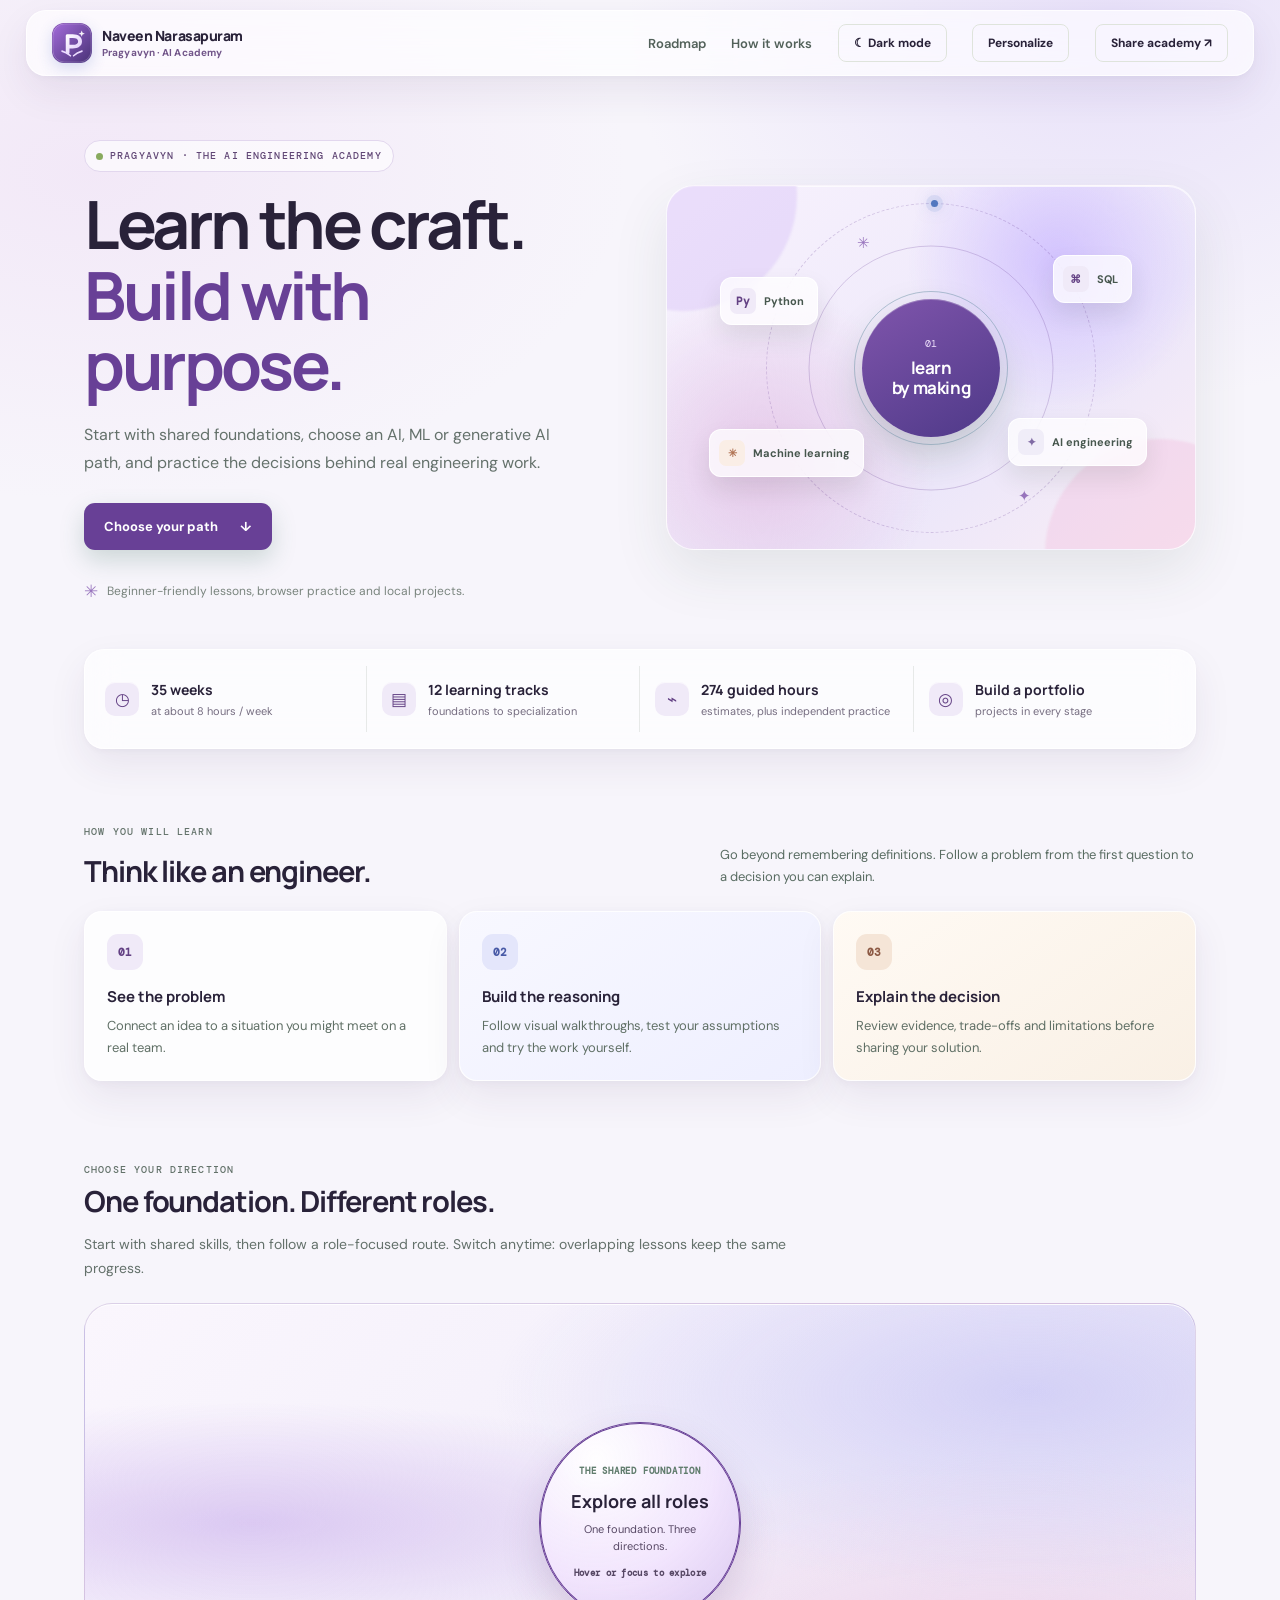
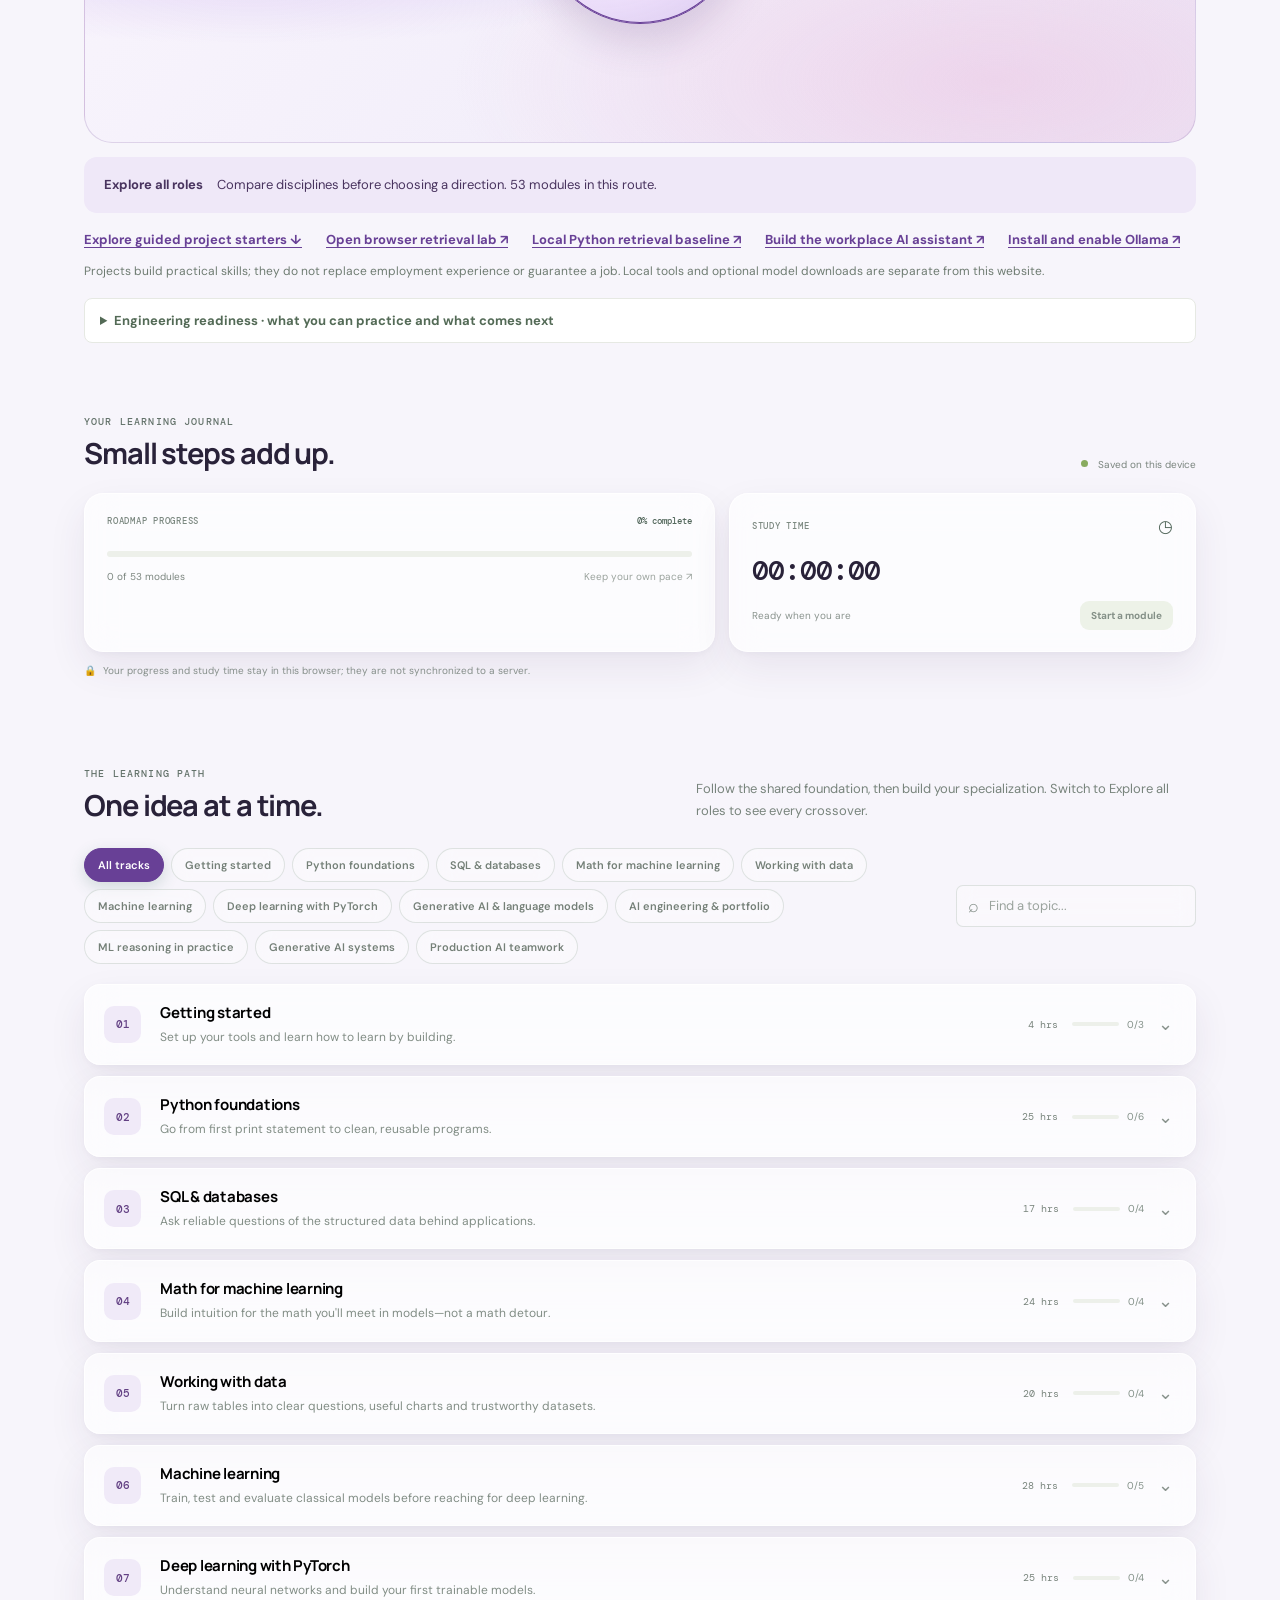
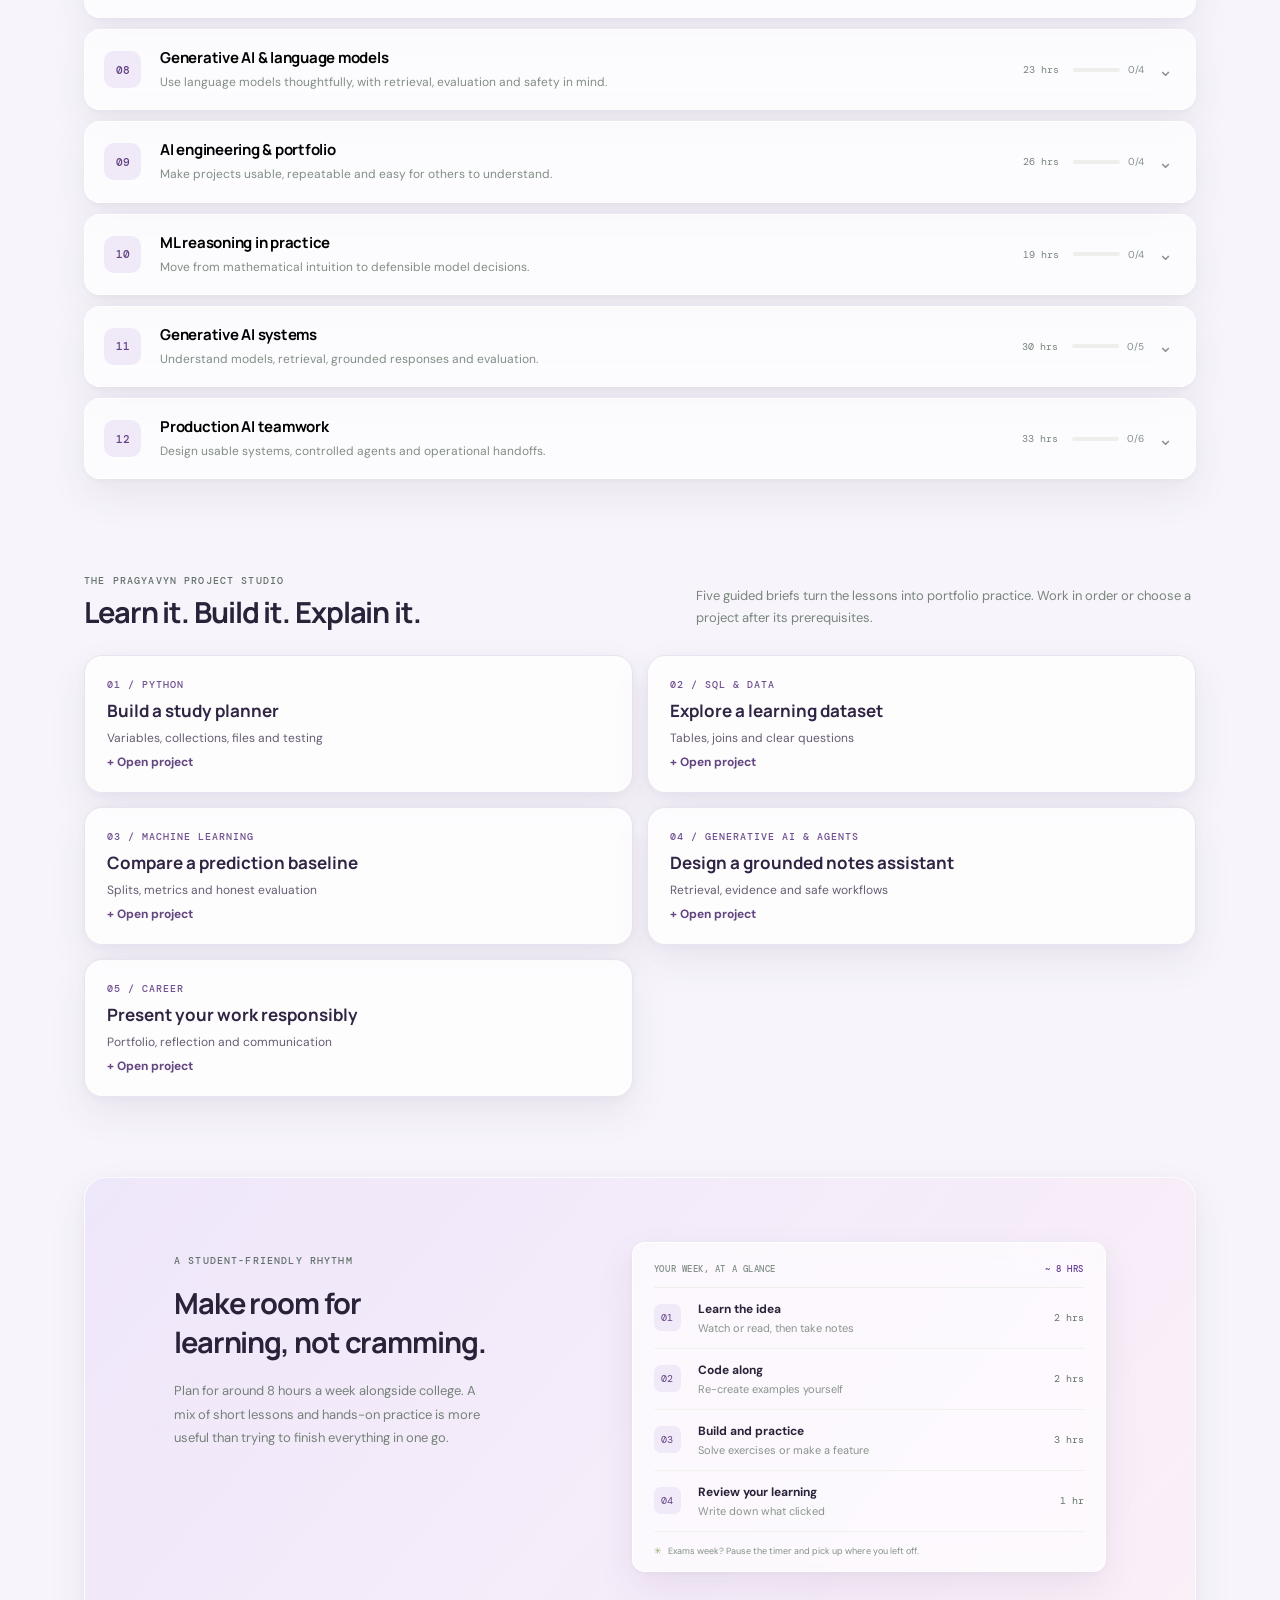
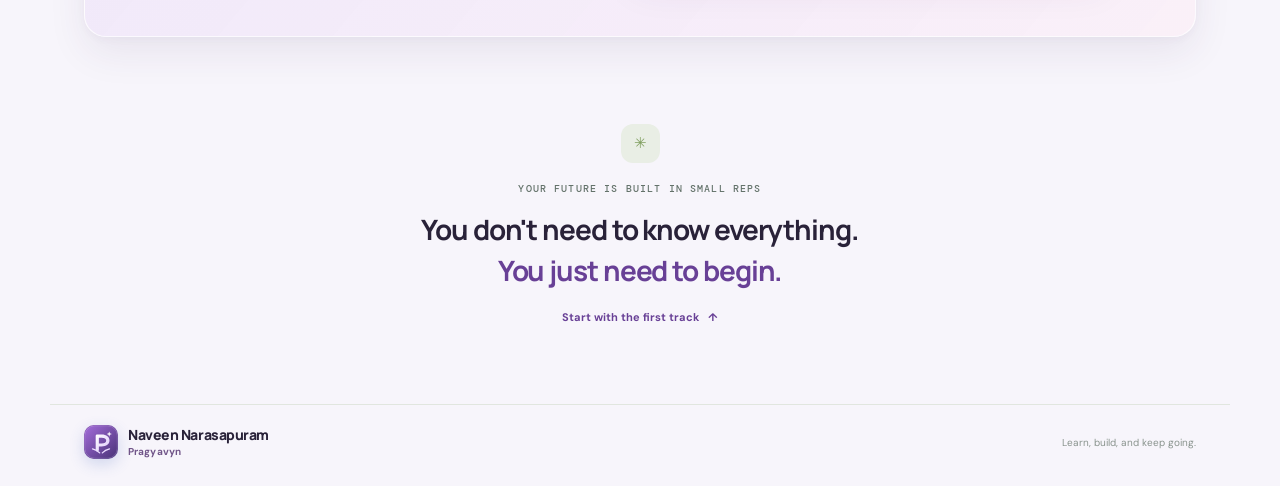
<file: index.html>
<!doctype html>
<html lang="en">
<head>
  <meta charset="utf-8">
  <meta name="viewport" content="width=device-width, initial-scale=1">
  <meta name="theme-color" content="#f7f5fb">
  <meta name="description" content="Role-based AI engineering learning paths with shared foundations, practical labs and guided projects.">
  <title>Naveen Narasapuram | Pragyavyn</title>
  <link rel="icon" type="image/svg+xml" href="pragyavyn-mark.svg">
  <link rel="stylesheet" href="styles.css">
  <script src="lesson-materials.js" defer></script>
  <script src="lesson-enrichments.js" defer></script>
  <script src="lesson-deep-dives.js" defer></script>
  <script src="academy-curriculum.js" defer></script>
  <script src="lesson-visuals.js" defer></script>
  <script src="app.js" defer></script>
</head>
<body>
  <header class="topbar">
    <a class="brand" href="#" aria-label="Naveen Narasapuram's Pragyavyn home">
      <img class="brand-mark" src="pragyavyn-mark.svg" alt="" width="40" height="40">
      <span class="brand-text"><span class="brand-owner">Naveen Narasapuram</span><span class="brand-name">Pragyavyn · AI Academy</span></span>
    </a>
    <nav class="top-links" aria-label="Main navigation">
      <a href="#roadmap">Roadmap</a>
      <a href="#how-it-works">How it works</a>
      <button class="share-button preference-button" id="theme-button" type="button" aria-pressed="false"><span id="theme-icon" aria-hidden="true">☾</span> <span id="theme-label">Dark mode</span></button>
      <button class="share-button preference-button" id="settings-button" type="button"><span class="settings-short" aria-hidden="true">⚙</span><span class="settings-full">Personalize</span></button>
      <button class="share-button" id="share-button" type="button">Share academy <span aria-hidden="true">↗</span></button>
    </nav>
  </header>

  <main>
    <aside class="storage-warning" id="storage-warning" role="alert" hidden>
      <strong>Saved progress needs attention.</strong>
      <span id="storage-warning-message"></span>
      <button type="button" id="storage-download">Download saved data</button>
      <button type="button" id="storage-reset">Remove damaged record</button>
    </aside>
    <section class="hero">
      <div class="hero-copy">
        <p class="eyebrow"><span class="live-dot"></span> PRAGYAVYN · THE AI ENGINEERING ACADEMY</p>
        <h1>Learn the craft.<br><span>Build with purpose.</span></h1>
        <p class="hero-description">Start with shared foundations, choose an AI, ML or generative AI path, and practice the decisions behind real engineering work.</p>
        <a class="primary-button" href="#career-paths">Choose your path <span aria-hidden="true">↓</span></a>
        <div class="hero-note"><span class="note-icon" aria-hidden="true">✳</span> Beginner-friendly lessons, browser practice and local projects.</div>
      </div>
      <div class="hero-art" aria-label="Illustration of the learning roadmap">
        <div class="orbit orbit-one"></div>
        <div class="orbit orbit-two"></div>
        <div class="art-center"><span>01</span><strong>learn<br>by making</strong></div>
        <div class="art-node node-python"><span class="node-icon">Py</span><span>Python</span></div>
        <div class="art-node node-sql"><span class="node-icon">⌘</span><span>SQL</span></div>
        <div class="art-node node-ml"><span class="node-icon">✳</span><span>Machine learning</span></div>
        <div class="art-node node-ai"><span class="node-icon">✦</span><span>AI engineering</span></div>
        <span class="art-spark spark-one">✳</span>
        <span class="art-spark spark-two">✦</span>
      </div>
    </section>

    <section class="overview" aria-label="Course overview">
      <div class="overview-item"><span class="overview-icon">◷</span><div><strong id="course-duration">24 weeks</strong><span id="weekly-hours-caption">at about 8 hours / week</span></div></div>
      <div class="overview-item"><span class="overview-icon">▤</span><div><strong id="track-count">Learning tracks</strong><span>foundations to specialization</span></div></div>
      <div class="overview-item"><span class="overview-icon">⌁</span><div><strong id="guided-hours">Guided hours</strong><span>estimates, plus independent practice</span></div></div>
      <div class="overview-item"><span class="overview-icon">◎</span><div><strong>Build a portfolio</strong><span>projects in every stage</span></div></div>
    </section>

    <section class="learning-method" aria-labelledby="method-heading">
      <div class="method-heading"><p class="eyebrow">HOW YOU WILL LEARN</p><h2 id="method-heading">Think like an engineer.</h2><p>Go beyond remembering definitions. Follow a problem from the first question to a decision you can explain.</p></div>
      <div class="method-grid">
        <article class="method-card"><span class="method-number">01</span><h3>See the problem</h3><p>Connect an idea to a situation you might meet on a real team.</p></article>
        <article class="method-card"><span class="method-number">02</span><h3>Build the reasoning</h3><p>Follow visual walkthroughs, test your assumptions and try the work yourself.</p></article>
        <article class="method-card"><span class="method-number">03</span><h3>Explain the decision</h3><p>Review evidence, trade-offs and limitations before sharing your solution.</p></article>
      </div>
    </section>

    <section class="career-section" id="career-paths" aria-labelledby="career-heading">
      <p class="eyebrow">CHOOSE YOUR DIRECTION</p>
      <h2 id="career-heading">One foundation. Different roles.</h2>
      <p class="career-intro">Start with shared skills, then follow a role-focused route. Switch anytime: overlapping lessons keep the same progress.</p>
      <div class="career-options" id="career-options" aria-label="Choose a career path"></div>
      <div class="career-summary" id="career-summary" aria-live="polite"></div>
      <div class="practice-links"><a href="#projects">Explore guided project starters <span aria-hidden="true">↓</span></a><a href="labs.html">Open browser retrieval lab <span aria-hidden="true">↗</span></a><a href="practice.html">Local Python retrieval baseline <span aria-hidden="true">↗</span></a><a href="mentor-project.html">Build the workplace AI assistant <span aria-hidden="true">↗</span></a><a href="mentor-project.html#project-setup">Install and enable Ollama <span aria-hidden="true">↗</span></a></div>
      <p class="career-note">Projects build practical skills; they do not replace employment experience or guarantee a job. Local tools and optional model downloads are separate from this website.</p>
      <details class="lesson-check career-readiness">
        <summary>Engineering readiness · what you can practice and what comes next</summary>
        <div class="readiness-content">
          <p><strong>Practice now:</strong> follow workplace scenarios, assess your understanding, try a browser retrieval lab, and build a fictional local-model assistant with a human evidence check.</p>
          <p><strong>Learn the design:</strong> the AI and GenAI paths include agent decisions, tool safety, MCP concepts, approval gates and evaluation. The new MCP and agent exercises are design exercises, not a running MCP server or deployed agent. For a next step, see the <a href="https://modelcontextprotocol.io/docs/getting-started/intro">official MCP documentation</a>.</p>
          <p><strong>Still to build:</strong> real MCP integrations, broader role-specific projects, production authentication and authorization, automated evidence checks, representative evaluations, deployment, monitoring, incident response, and full progress export and restore. The current paths share many lessons.</p>
          <p><strong>Mentor's perspective:</strong> completion is a foundation, not proof you can solve every real-world problem. Practice with varied datasets, feedback, operational constraints and real team reviews before claiming production readiness.</p>
        </div>
      </details>
    </section>

    <section class="progress-section" aria-label="Your learning progress">
      <div class="progress-heading">
        <div><p class="eyebrow">YOUR LEARNING JOURNAL</p><h2>Small steps add up.</h2></div>
        <span class="saved-label"><span class="live-dot"></span> Saved on this device</span>
      </div>
      <div class="progress-grid">
        <article class="progress-card progress-main">
          <div class="progress-card-top"><span>ROADMAP PROGRESS</span><span id="completion-label">0% complete</span></div>
          <div class="progress-track"><div class="progress-fill" id="completion-bar"></div></div>
          <div class="progress-foot"><span id="module-count">0 modules</span><span>Keep your own pace <span aria-hidden="true">↗</span></span></div>
        </article>
        <article class="progress-card time-card">
          <div class="progress-card-top"><span>STUDY TIME</span><span class="clock-icon">◷</span></div>
          <strong class="time-display" id="time-display">00:00:00</strong>
          <div class="timer-controls">
            <span id="timer-status" aria-live="polite">Ready when you are</span>
            <button type="button" class="timer-button" id="timer-button" disabled>Start a module</button>
          </div>
        </article>
      </div>
      <p class="privacy-note"><span aria-hidden="true">🔒</span> Your progress and study time stay in this browser; they are not synchronized to a server.</p>
    </section>

    <section class="roadmap-section" id="roadmap">
      <div class="roadmap-heading">
        <div><p class="eyebrow">THE LEARNING PATH</p><h2>One idea at a time.</h2></div>
        <p>Follow the shared foundation, then build your specialization. Switch to Explore all roles to see every crossover.</p>
      </div>
      <div class="roadmap-tools">
        <div class="filter-list" id="filter-list" aria-label="Filter modules by track"></div>
        <label class="search-box"><span aria-hidden="true">⌕</span><input id="search-input" type="search" placeholder="Find a topic..." aria-label="Find a topic"></label>
      </div>
      <div class="track-list" id="track-list"></div>
      <p class="no-results" id="no-results" hidden>No modules found. Try a different topic or track.</p>
    </section>

    <section class="projects-section" id="projects" aria-labelledby="projects-title">
      <div class="roadmap-heading">
        <div><p class="eyebrow">THE PRAGYAVYN PROJECT STUDIO</p><h2 id="projects-title">Learn it. Build it. Explain it.</h2></div>
        <p>Five guided briefs turn the lessons into portfolio practice. Work in order or choose a project after its prerequisites.</p>
      </div>
      <div class="project-grid">
        <details class="project-card">
          <summary><span class="project-number">01 / PYTHON</span><strong>Build a study planner</strong><span>Variables, collections, files and testing</span></summary>
          <div class="project-body">
            <p><strong>Goal:</strong> Create a command-line planner that records tasks and reports what remains.</p>
            <p><strong>Start:</strong> Complete Python foundations. Install Python and create a folder for this project; the website does not run your code.</p>
            <ol><li>Represent each task with a title, estimated minutes and completion status. Start with three fictional tasks.</li><li>Write functions to add a task, mark one done and list remaining tasks. Keep the menu separate from these functions.</li><li>Save and load tasks as JSON with the Python standard library. Handle a missing file as a new planner and show an error for invalid data.</li><li>Add tests using <code>unittest</code>. Run them and explain any failure before changing the code.</li></ol>
            <p><strong>Starter:</strong> Save this as <code>planner.py</code>, then run <code>python planner.py</code>. Extend it with a menu and JSON persistence.</p>
            <pre class="project-code"><code>def add_task(tasks, title, minutes):
    if not title.strip() or minutes &lt;= 0:
        raise ValueError("Provide a title and positive minutes")
    tasks.append({"title": title, "minutes": minutes, "done": False})

def remaining(tasks):
    return sum(1 for task in tasks if not task["done"])

if __name__ == "__main__":
    tasks = []
    add_task(tasks, "Practice Python", 30)
    add_task(tasks, "Review SQL", 20)
    tasks[0]["done"] = True
    print(f"Tasks remaining: {remaining(tasks)}")  # 1</code></pre>
            <p><strong>Check:</strong> An empty task list has zero remaining tasks; completing a task changes the count; saved tasks survive a restart; an invalid index does not change a task.</p>
            <p><strong>Deliver:</strong> Your source, tests and a README with setup steps, example output and one limitation.</p>
          </div>
        </details>
        <details class="project-card">
          <summary><span class="project-number">02 / SQL &amp; DATA</span><strong>Explore a learning dataset</strong><span>Tables, joins and clear questions</span></summary>
          <div class="project-body">
            <p><strong>Goal:</strong> Use SQLite to answer questions about fictional learners and course enrollments.</p>
            <p><strong>Start:</strong> Complete the SQL track. Python includes SQLite through <code>sqlite3</code>; use synthetic names only.</p>
            <ol><li>Create <code>learners(id, name)</code>, <code>courses(id, title)</code> and <code>enrollments(learner_id, course_id, completed)</code> tables. Define primary and foreign keys.</li><li>Insert at least three learners, two courses and four enrollments. Include a learner with no enrollment.</li><li>Use joins to list enrollments and a left join to retain learners with no course. Calculate course enrollment and completion counts.</li><li>Use placeholders for user-supplied values, then write down what the numbers cannot tell you.</li></ol>
            <p><strong>Starter:</strong> Run these statements in a SQLite tool or through Python's <code>sqlite3</code>. Add the courses table, constraints and more rows next.</p>
            <pre class="project-code"><code>CREATE TABLE learners (id INTEGER PRIMARY KEY, name TEXT NOT NULL);
CREATE TABLE enrollments (learner_id INTEGER, course TEXT);
INSERT INTO learners VALUES (1, 'Asha'), (2, 'Ben');
INSERT INTO enrollments VALUES (1, 'Python');
SELECT learners.name, COUNT(enrollments.course) AS course_count
FROM learners LEFT JOIN enrollments
  ON learners.id = enrollments.learner_id
GROUP BY learners.id, learners.name
ORDER BY learners.id;
-- Expected: Asha | 1, Ben | 0</code></pre>
            <p><strong>Check:</strong> A learner with no course still appears in the left join; an empty course has a count of zero; duplicate or invalid keys are rejected when foreign keys are enabled.</p>
            <p><strong>Deliver:</strong> A reproducible setup script, three queries, expected results and a short findings note.</p>
          </div>
        </details>
        <details class="project-card">
          <summary><span class="project-number">03 / MACHINE LEARNING</span><strong>Compare a prediction baseline</strong><span>Splits, metrics and honest evaluation</span></summary>
          <div class="project-body">
            <p><strong>Goal:</strong> Compare a simple classifier with a baseline on a public, non-sensitive dataset.</p>
            <p><strong>Start:</strong> Complete the machine learning track. This optional project needs Python, scikit-learn and its dependencies installed separately.</p>
            <ol><li>Load scikit-learn's built-in Iris dataset and describe the features and labels.</li><li>Make a reproducible train/test split before fitting anything. Keep the test data untouched until evaluation.</li><li>Fit a <code>DummyClassifier</code> and a logistic-regression pipeline with scaling. Fit preprocessing on the training data only.</li><li>Report accuracy and a confusion matrix for both models. Inspect mistakes and explain the small dataset's limits.</li></ol>
            <p><strong>Starter:</strong> After installing scikit-learn in your own Python environment, save and run this script. Add a confusion matrix and error review.</p>
            <pre class="project-code"><code>from sklearn.datasets import load_iris
from sklearn.dummy import DummyClassifier
from sklearn.linear_model import LogisticRegression
from sklearn.model_selection import train_test_split
from sklearn.pipeline import make_pipeline
from sklearn.preprocessing import StandardScaler

X, y = load_iris(return_X_y=True)
X_train, X_test, y_train, y_test = train_test_split(
    X, y, test_size=0.3, random_state=42, stratify=y
)
models = {
    "baseline": DummyClassifier(strategy="most_frequent"),
    "logistic": make_pipeline(StandardScaler(), LogisticRegression()),
}
for name, model in models.items():
    model.fit(X_train, y_train)
    print(name, "accuracy:", round(model.score(X_test, y_test), 3))</code></pre>
            <p><strong>Check:</strong> Both models use the same test split; the baseline is reported; changing a test label never changes the trained model; the evaluation is reproducible with a fixed seed.</p>
            <p><strong>Deliver:</strong> A script or notebook, instructions, results and an explanation of leakage and limitations.</p>
          </div>
        </details>
        <details class="project-card">
          <summary><span class="project-number">04 / GENERATIVE AI &amp; AGENTS</span><strong>Design a grounded notes assistant</strong><span>Retrieval, evidence and safe workflows</span></summary>
          <div class="project-body">
            <p><strong>Goal:</strong> Build a small retrieval prototype over fictional notes, then design a safe agent workflow around it.</p>
            <p><strong>Start:</strong> Complete the generative AI track. Begin without an external model, account or sensitive data.</p>
            <ol><li>Write five short fictional notes with unique IDs. Normalize text and compare query words with each note.</li><li>Return the highest-overlap notes with their IDs. If no words overlap, return “no supporting note” instead of inventing an answer.</li><li>Make an evaluation set with at least five questions, expected note IDs and one unanswerable question. Record missed retrievals.</li><li>Draw an agent loop: request, permitted retrieval tool, evidence review and answer. Require human approval before any action that changes data; treat retrieved text as untrusted input.</li></ol>
            <p><strong>Starter:</strong> Run this local Python example, then add notes, evaluation cases and a better tokenizer. It retrieves notes; it does not generate an answer.</p>
            <pre class="project-code"><code>import re

notes = {"n1": "Python uses indentation", "n2": "SQL joins tables"}

def words(text):
    return set(re.findall(r"[a-z0-9]+", text.lower()))

def retrieve(query):
    query_words = words(query)
    matches = [(len(query_words &amp; words(text)), note_id)
               for note_id, text in notes.items()]
    return [note_id for score, note_id in sorted(matches, reverse=True)
            if score &gt; 0]

print(retrieve("python indentation"))  # ['n1']
print(retrieve("weather"))             # []</code></pre>
            <p><strong>Check:</strong> An empty or unrelated query returns no supporting note; every returned note has an ID; the evaluation reports failures. Word matching is not semantic search and the design is not a running agent.</p>
            <p><strong>Deliver:</strong> Code, fictional notes, evaluation cases, results and a diagram of the proposed workflow. For an existing implementation, try the <a href="practice.html">local retrieval baseline</a> and its tests.</p>
          </div>
        </details>
        <details class="project-card">
          <summary><span class="project-number">05 / CAREER</span><strong>Present your work responsibly</strong><span>Portfolio, reflection and communication</span></summary>
          <div class="project-body">
            <p><strong>Goal:</strong> Turn one completed project into a clear, verifiable portfolio entry.</p>
            <ol><li>State the problem, intended user and success criterion. Separate the original goal from what actually works.</li><li>Show the architecture, setup, example input and output, tests and evaluation results. Link to code you are allowed to share.</li><li>Document privacy, limitations, failures and the next improvement. Remove personal data and secrets.</li><li>Prepare a two-minute explanation and answer: “What would you change if this had real users?”</li></ol>
            <p><strong>Starter outline:</strong> Fill each line with evidence from a project you actually built.</p>
            <pre class="project-code"><code>Problem and intended user:
What I built:
How to run it:
Example input and observed output:
Tests and evaluation results:
Limitations and privacy considerations:
Next improvement:</code></pre>
            <p><strong>Check:</strong> A new reader can run the project from the README; claims match the observed results; the README distinguishes implemented functionality from future ideas.</p>
            <p><strong>Deliver:</strong> A repository, a short write-up and a demo using fictional data.</p>
          </div>
        </details>
      </div>
    </section>

    <section class="schedule-section" id="how-it-works">
      <div class="schedule-copy">
        <p class="eyebrow">A STUDENT-FRIENDLY RHYTHM</p>
        <h2>Make room for<br>learning, not cramming.</h2>
        <p>Plan for around <span id="schedule-hours">8 hours</span> a week alongside college. A mix of short lessons and hands-on practice is more useful than trying to finish everything in one go.</p>
      </div>
      <div class="week-card">
        <div class="week-card-header"><span>YOUR WEEK, AT A GLANCE</span><span id="weekly-plan-hours">~ 8 HRS</span></div>
        <div class="week-row"><span class="week-day">01</span><span class="week-detail"><strong>Learn the idea</strong><small>Watch or read, then take notes</small></span><span class="week-time" data-hours-share="0.25">2 hrs</span></div>
        <div class="week-row"><span class="week-day">02</span><span class="week-detail"><strong>Code along</strong><small>Re-create examples yourself</small></span><span class="week-time" data-hours-share="0.25">2 hrs</span></div>
        <div class="week-row"><span class="week-day">03</span><span class="week-detail"><strong>Build and practice</strong><small>Solve exercises or make a feature</small></span><span class="week-time" data-hours-share="0.375">3 hrs</span></div>
        <div class="week-row"><span class="week-day">04</span><span class="week-detail"><strong>Review your learning</strong><small>Write down what clicked</small></span><span class="week-time" data-hours-share="0.125">1 hr</span></div>
        <p class="schedule-tip"><span aria-hidden="true">✳</span> Exams week? Pause the timer and pick up where you left off.</p>
      </div>
    </section>

    <section class="next-section">
      <span class="next-icon" aria-hidden="true">✳</span>
      <p class="eyebrow">YOUR FUTURE IS BUILT IN SMALL REPS</p>
      <h2>You don't need to know everything.<br><span>You just need to begin.</span></h2>
      <a href="#roadmap" class="text-link">Start with the first track <span aria-hidden="true">↑</span></a>
    </section>
  </main>

  <dialog class="lesson-dialog" id="lesson-dialog" aria-labelledby="lesson-title">
    <div class="dialog-shell lesson-shell">
      <div class="dialog-topline"><span id="lesson-track-label"></span><button class="dialog-close" type="button" data-close-lesson aria-label="Close lesson">×</button></div>
      <div class="lesson-content" id="lesson-content"></div>
      <div class="lesson-navigation"><button class="lesson-nav-button" type="button" id="lesson-previous">← Previous lesson</button><span id="lesson-position"></span><button class="lesson-nav-button" type="button" id="lesson-next">Next lesson →</button></div>
    </div>
  </dialog>

  <dialog class="assessment-dialog" id="assessment-dialog" aria-labelledby="assessment-title">
    <div class="dialog-shell assessment-shell">
      <div class="dialog-topline"><span id="assessment-track-label">QUICK CHECK</span><button class="dialog-close" type="button" data-close-assessment aria-label="Close assessment">×</button></div>
      <div id="assessment-body"></div>
    </div>
  </dialog>

  <dialog class="settings-dialog" id="settings-dialog" aria-labelledby="settings-title">
    <form class="settings-shell" id="settings-form">
      <div class="dialog-topline"><span>YOUR LEARNING SPACE</span><button class="dialog-close" type="button" data-close-settings aria-label="Close settings">×</button></div>
      <div class="settings-content">
        <p class="eyebrow">MAKE IT YOURS</p>
        <h2 id="settings-title">Set up your study space.</h2>
        <p class="settings-intro">Choose a pace and reading style that works for you. Your choices are saved in this browser.</p>
        <label class="setting-field" for="weekly-hours-select"><span><strong>Study hours each week</strong><small>We'll estimate a course pace to match.</small></span>
          <select id="weekly-hours-select" name="weeklyHours">
            <option value="4">4 hours / week</option>
            <option value="6">6 hours / week</option>
            <option value="8" selected>8 hours / week</option>
            <option value="10">10 hours / week</option>
            <option value="12">12 hours / week</option>
          </select>
        </label>
        <label class="setting-field" for="reading-size-select"><span><strong>Lesson text size</strong><small>Choose the reading size that feels comfortable.</small></span>
          <select id="reading-size-select" name="readingSize">
            <option value="normal">Comfortable</option>
            <option value="large">Larger text</option>
          </select>
        </label>
        <fieldset class="accent-setting">
          <legend>Accent color</legend>
          <label><input type="radio" name="accent" value="sage"><span class="accent-swatch sage-swatch"></span><span>Sage</span></label>
          <label><input type="radio" name="accent" value="ocean"><span class="accent-swatch ocean-swatch"></span><span>Ocean</span></label>
          <label><input type="radio" name="accent" value="plum"><span class="accent-swatch plum-swatch"></span><span>Plum</span></label>
        </fieldset>
      </div>
      <div class="settings-actions"><button type="button" class="settings-cancel" data-close-settings>Cancel</button><button type="submit" class="settings-save">Save my preferences</button></div>
    </form>
  </dialog>

  <footer class="footer"><a class="brand footer-brand" href="#"><img class="brand-mark" src="pragyavyn-mark.svg" alt="" width="40" height="40"><span class="brand-text"><span class="brand-owner">Naveen Narasapuram</span><span class="brand-name">Pragyavyn</span></span></a><span>Learn, build, and keep going.</span></footer>
  <button class="back-to-top" id="back-to-top" type="button" aria-label="Back to top">↑</button>
  <div class="toast" id="toast" role="status" aria-live="polite"></div>
</body>
</html>
</file>
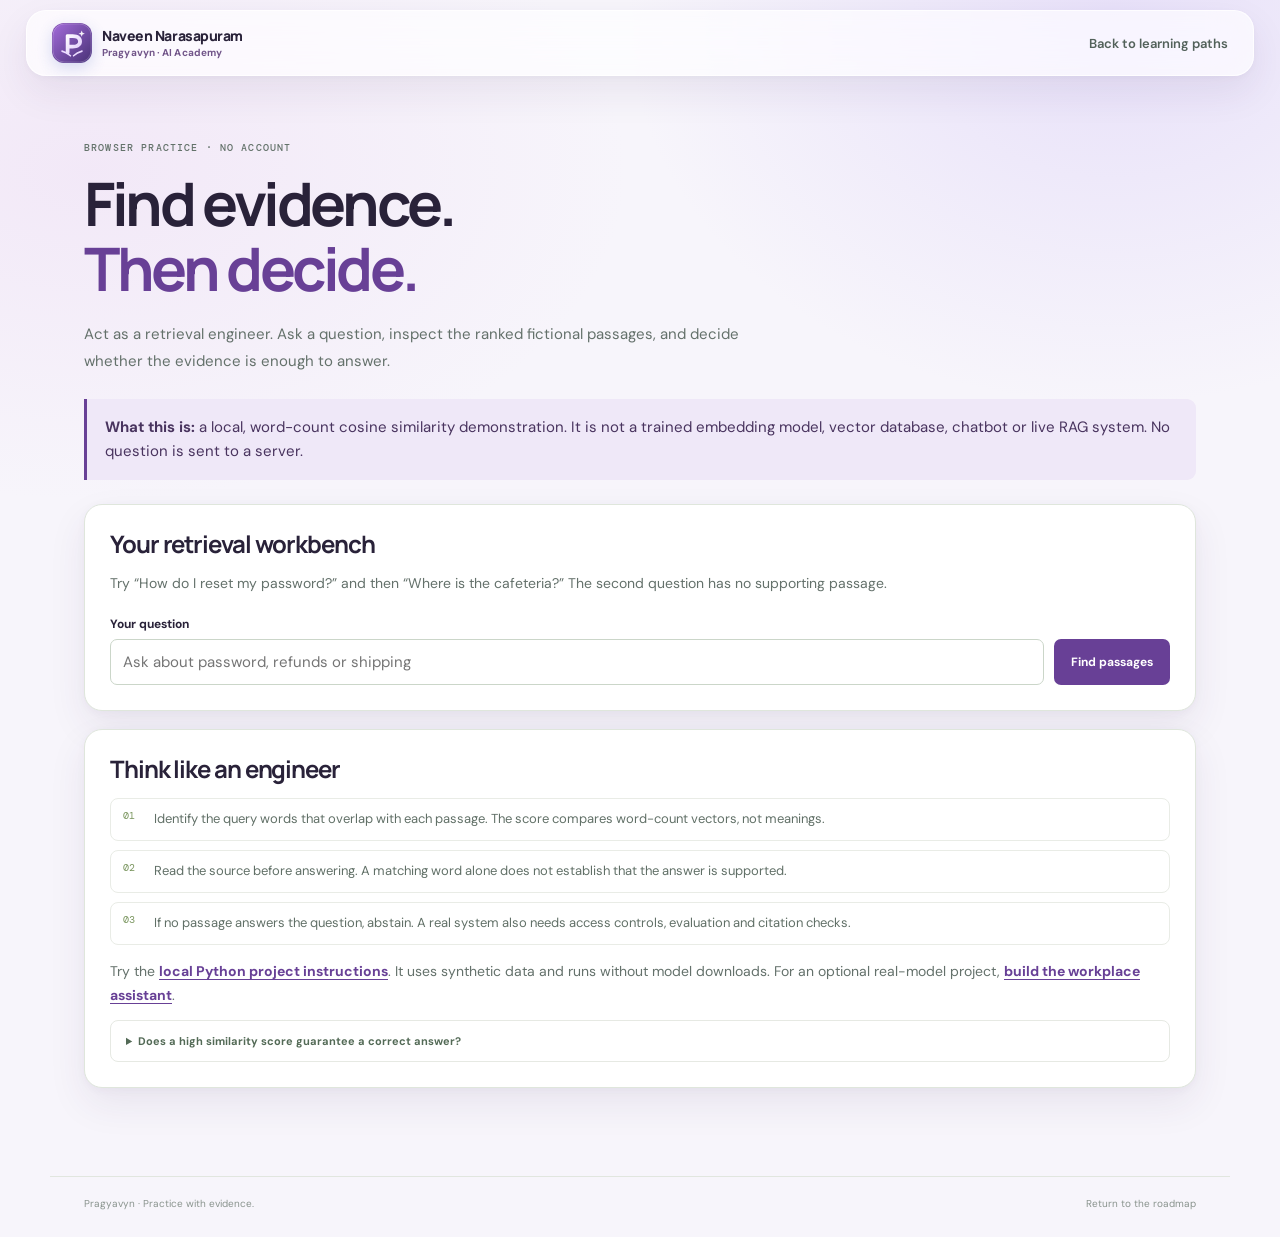
<file: labs.html>
<!doctype html>
<html lang="en">
<head>
  <meta charset="utf-8">
  <meta name="viewport" content="width=device-width, initial-scale=1">
  <meta name="description" content="A local browser lab for exploring retrieval and evidence.">
  <title>Retrieval Lab | Pragyavyn</title>
  <link rel="icon" type="image/svg+xml" href="pragyavyn-mark.svg">
  <link rel="stylesheet" href="styles.css">
  <script src="page-preferences.js" defer></script>
  <script src="labs.js" defer></script>
</head>
<body>
  <header class="topbar">
    <a class="brand" href="index.html" aria-label="Naveen Narasapuram's Pragyavyn home"><img class="brand-mark" src="pragyavyn-mark.svg" alt="" width="40" height="40"><span class="brand-text"><span class="brand-owner">Naveen Narasapuram</span><span class="brand-name">Pragyavyn · AI Academy</span></span></a>
    <nav class="top-links" aria-label="Lab navigation"><a href="index.html#career-paths">Back to learning paths</a></nav>
  </header>
  <main class="lab-page">
    <p class="eyebrow">BROWSER PRACTICE · NO ACCOUNT</p>
    <h1>Find evidence.<br><span>Then decide.</span></h1>
    <p class="lab-lead">Act as a retrieval engineer. Ask a question, inspect the ranked fictional passages, and decide whether the evidence is enough to answer.</p>
    <div class="lab-notice"><strong>What this is:</strong> a local, word-count cosine similarity demonstration. It is not a trained embedding model, vector database, chatbot or live RAG system. No question is sent to a server.</div>
    <section class="lab-panel" aria-labelledby="retrieval-heading">
      <h2 id="retrieval-heading">Your retrieval workbench</h2>
      <p>Try “How do I reset my password?” and then “Where is the cafeteria?” The second question has no supporting passage.</p>
      <form id="retrieval-form">
        <label for="retrieval-query">Your question</label>
        <div class="lab-input-row"><input id="retrieval-query" name="query" type="text" maxlength="200" required placeholder="Ask about password, refunds or shipping"><button class="primary-button" type="submit">Find passages</button></div>
      </form>
      <div id="lab-results" class="lab-results" aria-live="polite"></div>
    </section>
    <section class="lab-panel" aria-labelledby="lab-think">
      <h2 id="lab-think">Think like an engineer</h2>
      <ol class="lesson-steps">
        <li>Identify the query words that overlap with each passage. The score compares word-count vectors, not meanings.</li>
        <li>Read the source before answering. A matching word alone does not establish that the answer is supported.</li>
        <li>If no passage answers the question, abstain. A real system also needs access controls, evaluation and citation checks.</li>
      </ol>
      <p>Try the <a class="lab-project-link" href="practice.html">local Python project instructions</a>. It uses synthetic data and runs without model downloads. For an optional real-model project, <a class="lab-project-link" href="mentor-project.html">build the workplace assistant</a>.</p>
      <details class="lesson-check"><summary>Does a high similarity score guarantee a correct answer?</summary><p>No. It ranks candidates based on this simple calculation. Inspect the passage and evaluate the full system.</p></details>
    </section>
  </main>
  <footer class="footer"><span>Pragyavyn · Practice with evidence.</span><a href="index.html">Return to the roadmap</a></footer>
</body>
</html>
</file>
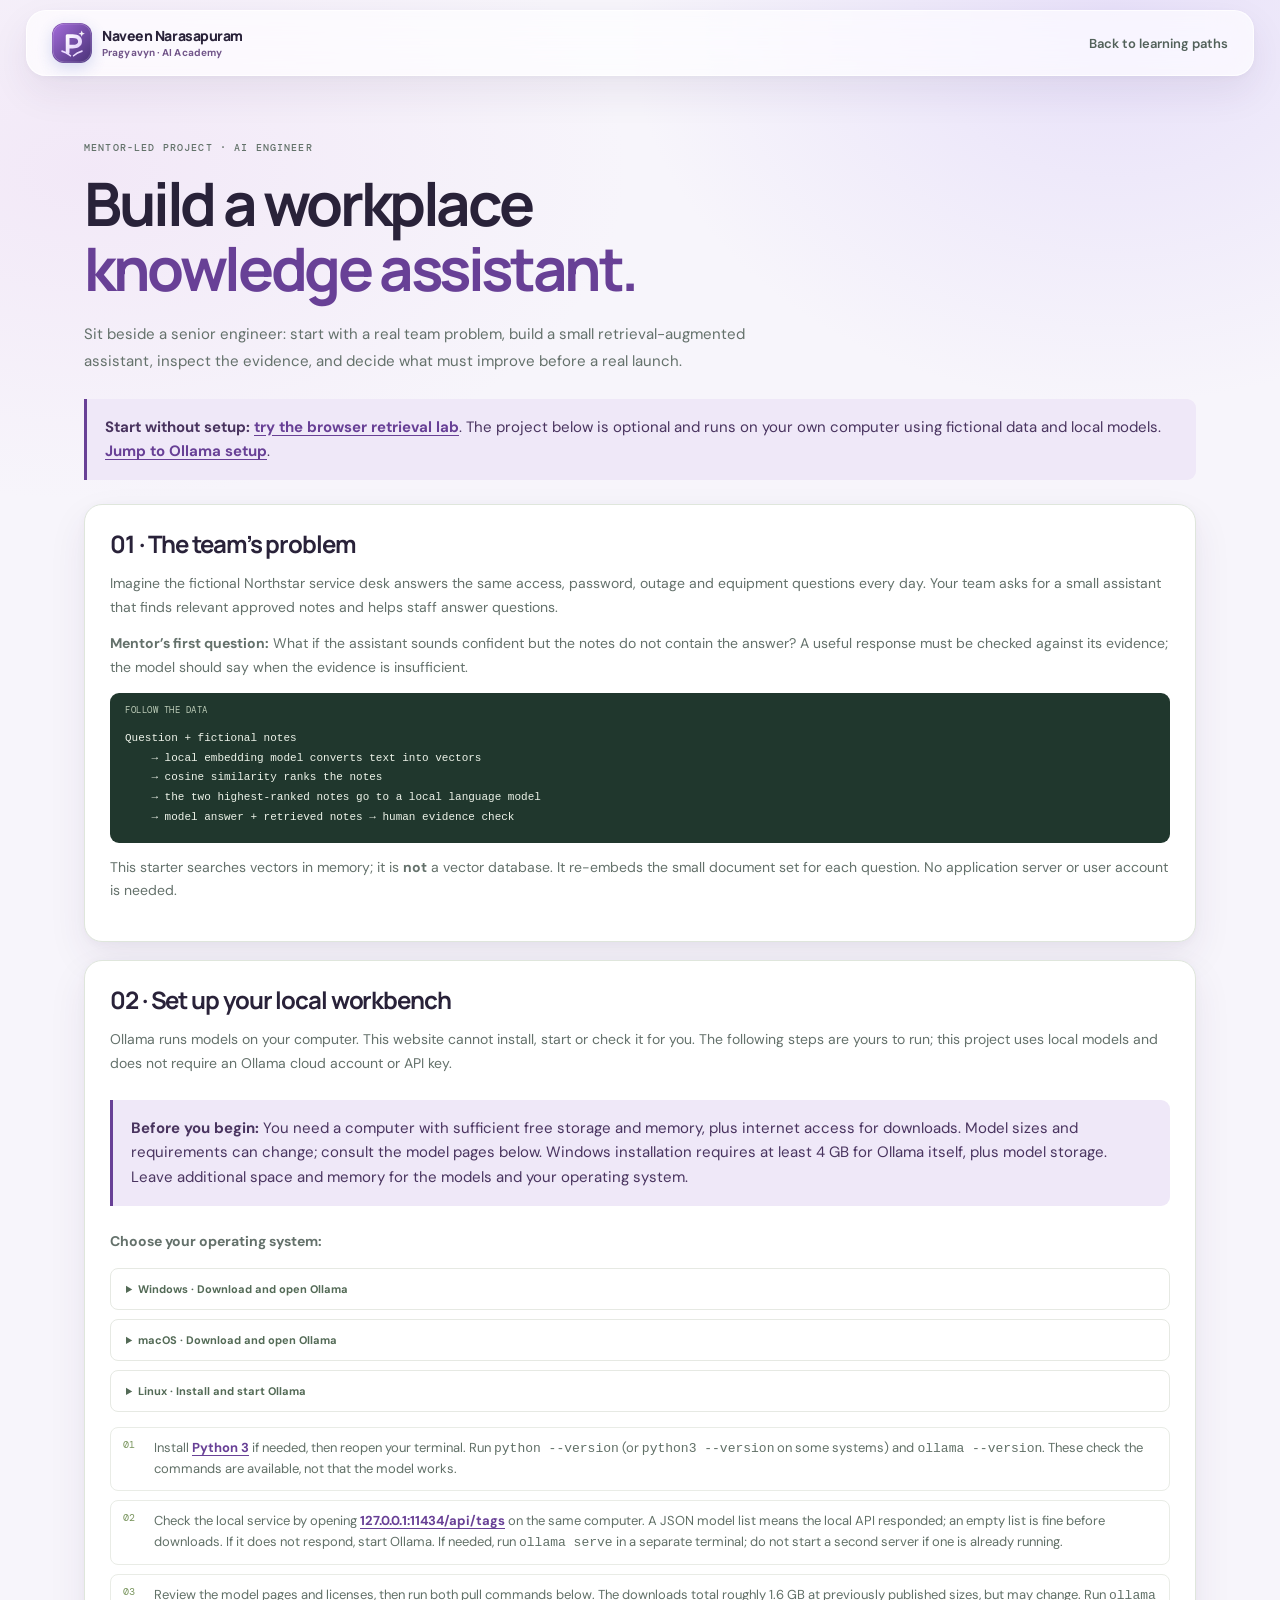
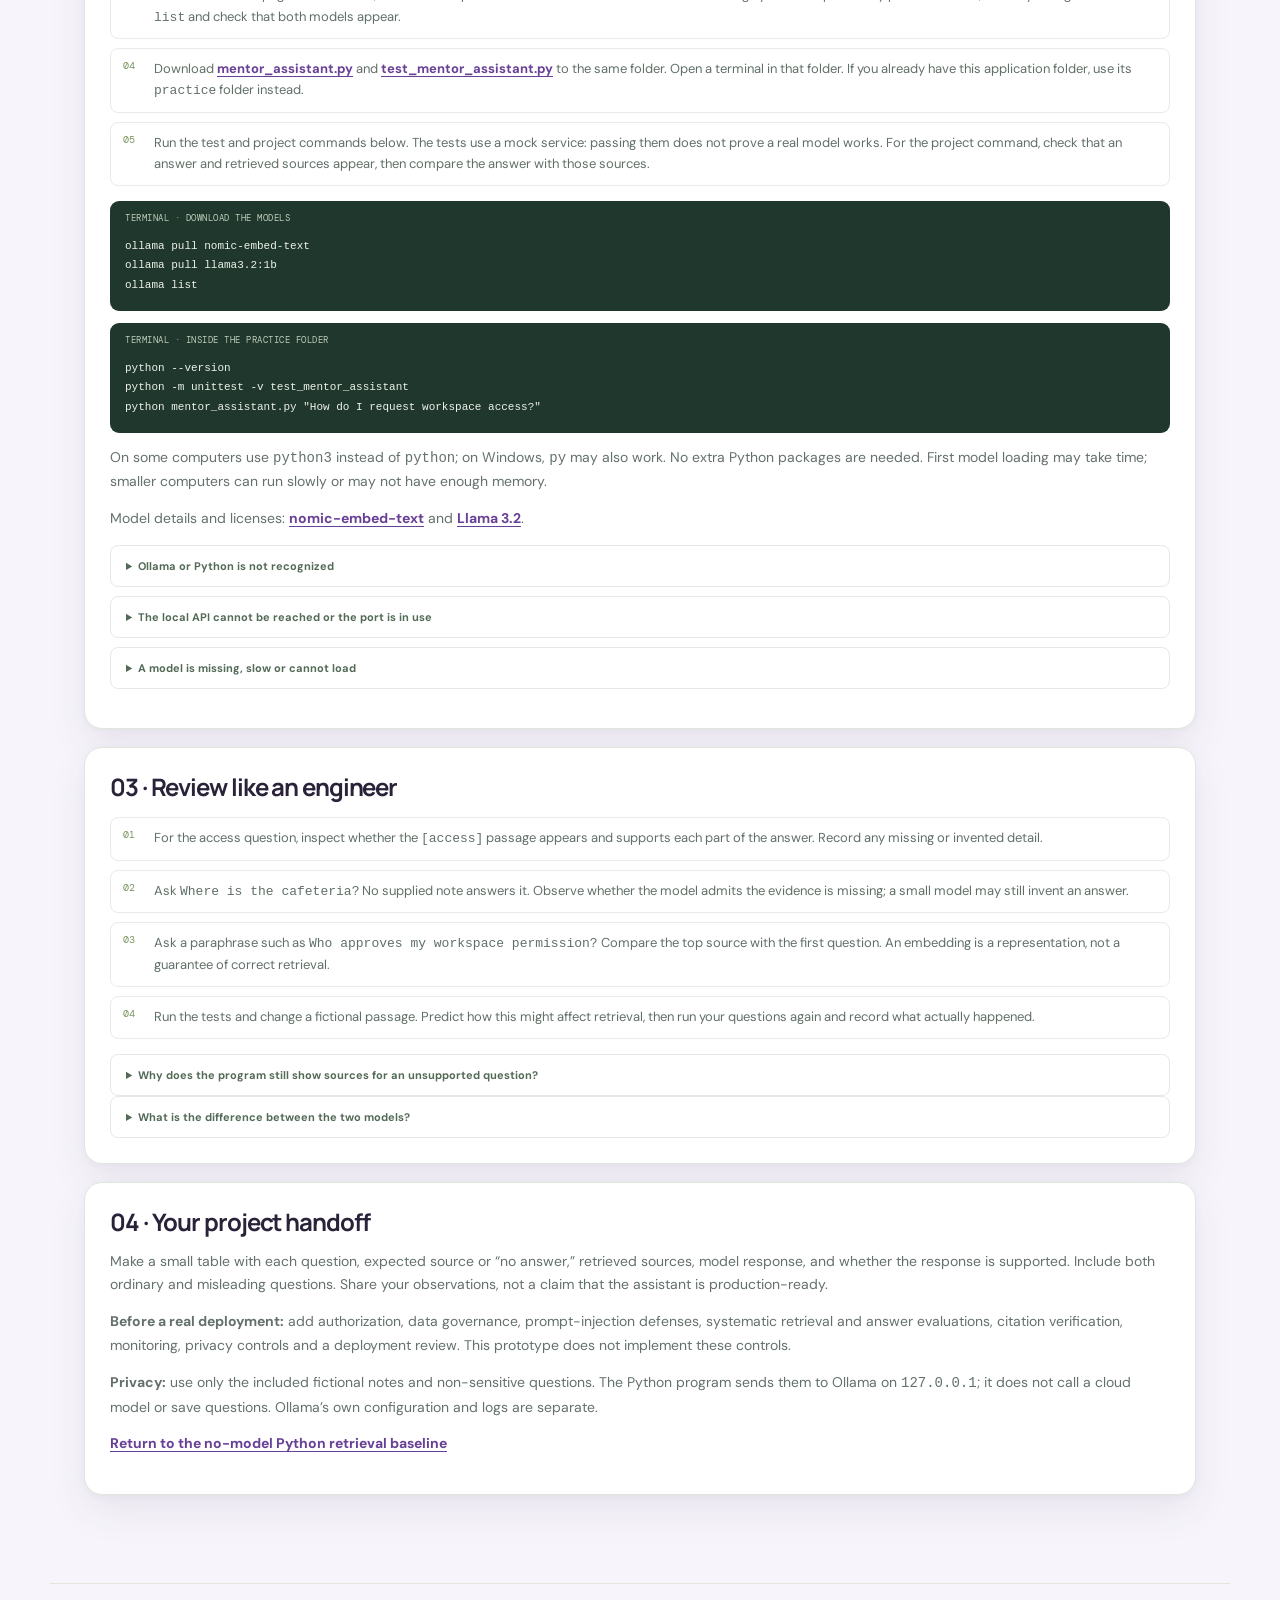
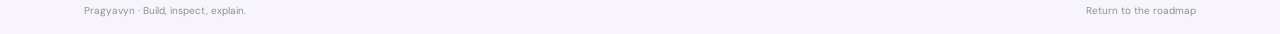
<file: mentor-project.html>
<!doctype html>
<html lang="en">
<head>
  <meta charset="utf-8">
  <meta name="viewport" content="width=device-width, initial-scale=1">
  <meta name="description" content="Build and evaluate a fictional workplace knowledge assistant with local models.">
  <title>Workplace Assistant Project | Pragyavyn</title>
  <link rel="icon" type="image/svg+xml" href="pragyavyn-mark.svg">
  <link rel="stylesheet" href="styles.css">
  <script src="page-preferences.js" defer></script>
</head>
<body>
  <header class="topbar">
    <a class="brand" href="index.html" aria-label="Naveen Narasapuram's Pragyavyn home"><img class="brand-mark" src="pragyavyn-mark.svg" alt="" width="40" height="40"><span class="brand-text"><span class="brand-owner">Naveen Narasapuram</span><span class="brand-name">Pragyavyn · AI Academy</span></span></a>
    <nav class="top-links" aria-label="Project navigation"><a href="index.html#career-paths">Back to learning paths</a></nav>
  </header>
  <main class="lab-page">
    <p class="eyebrow">MENTOR-LED PROJECT · AI ENGINEER</p>
    <h1>Build a workplace<br><span>knowledge assistant.</span></h1>
    <p class="lab-lead">Sit beside a senior engineer: start with a real team problem, build a small retrieval-augmented assistant, inspect the evidence, and decide what must improve before a real launch.</p>
    <div class="lab-notice"><strong>Start without setup:</strong> <a class="lab-project-link" href="labs.html">try the browser retrieval lab</a>. The project below is optional and runs on your own computer using fictional data and local models. <a class="lab-project-link" href="#project-setup">Jump to Ollama setup</a>.</div>

    <section class="lab-panel" aria-labelledby="project-brief">
      <h2 id="project-brief">01 · The team’s problem</h2>
      <p>Imagine the fictional Northstar service desk answers the same access, password, outage and equipment questions every day. Your team asks for a small assistant that finds relevant approved notes and helps staff answer questions.</p>
      <p><strong>Mentor’s first question:</strong> What if the assistant sounds confident but the notes do not contain the answer? A useful response must be checked against its evidence; the model should say when the evidence is insufficient.</p>
      <div class="lesson-code"><div class="lesson-code-label">FOLLOW THE DATA</div><pre><code>Question + fictional notes
    → local embedding model converts text into vectors
    → cosine similarity ranks the notes
    → the two highest-ranked notes go to a local language model
    → model answer + retrieved notes → human evidence check</code></pre></div>
      <p>This starter searches vectors in memory; it is <strong>not</strong> a vector database. It re-embeds the small document set for each question. No application server or user account is needed.</p>
    </section>

    <section class="lab-panel" aria-labelledby="project-setup">
      <h2 id="project-setup">02 · Set up your local workbench</h2>
      <p>Ollama runs models on your computer. This website cannot install, start or check it for you. The following steps are yours to run; this project uses local models and does not require an Ollama cloud account or API key.</p>
      <div class="lab-notice"><strong>Before you begin:</strong> You need a computer with sufficient free storage and memory, plus internet access for downloads. Model sizes and requirements can change; consult the model pages below. Windows installation requires at least 4 GB for Ollama itself, plus model storage. Leave additional space and memory for the models and your operating system.</div>
      <p><strong>Choose your operating system:</strong></p>
      <div class="setup-options">
        <details class="lesson-check">
          <summary>Windows · Download and open Ollama</summary>
          <p>Download and install from the <a class="lab-project-link" href="https://ollama.com/download">official Ollama download page</a>. Open Ollama, then open a new PowerShell or terminal window. See the <a class="lab-project-link" href="https://docs.ollama.com/windows">Windows guide</a> for requirements and support.</p>
        </details>
        <details class="lesson-check">
          <summary>macOS · Download and open Ollama</summary>
          <p>Download Ollama from the <a class="lab-project-link" href="https://ollama.com/download">official download page</a>, install and open the app, then open Terminal. See the <a class="lab-project-link" href="https://docs.ollama.com/macos">macOS guide</a> for supported versions.</p>
        </details>
        <details class="lesson-check">
          <summary>Linux · Install and start Ollama</summary>
          <p>Follow the <a class="lab-project-link" href="https://docs.ollama.com/linux">official Linux installation guide</a> for your architecture. Review installation commands before running them. Start the installed service, or run <code>ollama serve</code> in a terminal and keep it open while using the project.</p>
        </details>
      </div>
      <ol class="lesson-steps">
        <li>Install <a class="lab-project-link" href="https://www.python.org/downloads/">Python 3</a> if needed, then reopen your terminal. Run <code>python --version</code> (or <code>python3 --version</code> on some systems) and <code>ollama --version</code>. These check the commands are available, not that the model works.</li>
        <li>Check the local service by opening <a class="lab-project-link" href="http://127.0.0.1:11434/api/tags">127.0.0.1:11434/api/tags</a> on the same computer. A JSON model list means the local API responded; an empty list is fine before downloads. If it does not respond, start Ollama. If needed, run <code>ollama serve</code> in a separate terminal; do not start a second server if one is already running.</li>
        <li>Review the model pages and licenses, then run both pull commands below. The downloads total roughly 1.6 GB at previously published sizes, but may change. Run <code>ollama list</code> and check that both models appear.</li>
        <li>Download <a class="lab-project-link" href="practice/mentor_assistant.py" download>mentor_assistant.py</a> and <a class="lab-project-link" href="practice/test_mentor_assistant.py" download>test_mentor_assistant.py</a> to the same folder. Open a terminal in that folder. If you already have this application folder, use its <code>practice</code> folder instead.</li>
        <li>Run the test and project commands below. The tests use a mock service: passing them does not prove a real model works. For the project command, check that an answer and retrieved sources appear, then compare the answer with those sources.</li>
      </ol>
      <div class="lesson-code"><div class="lesson-code-label">TERMINAL · DOWNLOAD THE MODELS</div><pre><code>ollama pull nomic-embed-text
ollama pull llama3.2:1b
ollama list</code></pre></div>
      <div class="lesson-code"><div class="lesson-code-label">TERMINAL · INSIDE THE PRACTICE FOLDER</div><pre><code>python --version
python -m unittest -v test_mentor_assistant
python mentor_assistant.py "How do I request workspace access?"</code></pre></div>
      <p>On some computers use <code>python3</code> instead of <code>python</code>; on Windows, <code>py</code> may also work. No extra Python packages are needed. First model loading may take time; smaller computers can run slowly or may not have enough memory.</p>
      <p>Model details and licenses: <a class="lab-project-link" href="https://ollama.com/library/nomic-embed-text">nomic-embed-text</a> and <a class="lab-project-link" href="https://ollama.com/library/llama3.2">Llama 3.2</a>.</p>
      <div class="setup-options">
        <details class="lesson-check"><summary>Ollama or Python is not recognized</summary><p>Finish the installation and open a new terminal. On Windows, try <code>py --version</code>; on macOS or Linux, try <code>python3 --version</code>. Check the relevant installation guide if the command is still missing.</p></details>
        <details class="lesson-check"><summary>The local API cannot be reached or the port is in use</summary><p>Ensure Ollama is running on this same computer, then retry the API link. If <code>ollama serve</code> reports the address is already in use, do not start another instance; check the existing service and its configuration. This project expects <code>127.0.0.1:11434</code>.</p></details>
        <details class="lesson-check"><summary>A model is missing, slow or cannot load</summary><p>Check <code>ollama list</code> and retry the corresponding pull if needed. Check disk space, available memory and the model documentation. Downloads need internet, and local inference may be slow or exceed your computer's resources.</p></details>
      </div>
    </section>

    <section class="lab-panel" aria-labelledby="project-review">
      <h2 id="project-review">03 · Review like an engineer</h2>
      <ol class="lesson-steps">
        <li>For the access question, inspect whether the <code>[access]</code> passage appears and supports each part of the answer. Record any missing or invented detail.</li>
        <li>Ask <code>Where is the cafeteria?</code> No supplied note answers it. Observe whether the model admits the evidence is missing; a small model may still invent an answer.</li>
        <li>Ask a paraphrase such as <code>Who approves my workspace permission?</code> Compare the top source with the first question. An embedding is a representation, not a guarantee of correct retrieval.</li>
        <li>Run the tests and change a fictional passage. Predict how this might affect retrieval, then run your questions again and record what actually happened.</li>
      </ol>
      <details class="lesson-check"><summary>Why does the program still show sources for an unsupported question?</summary><p>Nearest-neighbor ranking always finds the closest available notes, even if none answer the question. A high score is not proof; a human must inspect the evidence and evaluate the response.</p></details>
      <details class="lesson-check"><summary>What is the difference between the two models?</summary><p><code>nomic-embed-text</code> converts the question and notes into vectors for ranking. <code>llama3.2:1b</code> generates an answer from the retrieved notes. Neither automatically verifies the answer.</p></details>
    </section>

    <section class="lab-panel" aria-labelledby="project-handoff">
      <h2 id="project-handoff">04 · Your project handoff</h2>
      <p>Make a small table with each question, expected source or “no answer,” retrieved sources, model response, and whether the response is supported. Include both ordinary and misleading questions. Share your observations, not a claim that the assistant is production-ready.</p>
      <p><strong>Before a real deployment:</strong> add authorization, data governance, prompt-injection defenses, systematic retrieval and answer evaluations, citation verification, monitoring, privacy controls and a deployment review. This prototype does not implement these controls.</p>
      <p><strong>Privacy:</strong> use only the included fictional notes and non-sensitive questions. The Python program sends them to Ollama on <code>127.0.0.1</code>; it does not call a cloud model or save questions. Ollama’s own configuration and logs are separate.</p>
      <p><a class="lab-project-link" href="practice.html">Return to the no-model Python retrieval baseline</a></p>
    </section>
  </main>
  <footer class="footer"><span>Pragyavyn · Build, inspect, explain.</span><a href="index.html">Return to the roadmap</a></footer>
</body>
</html>
</file>
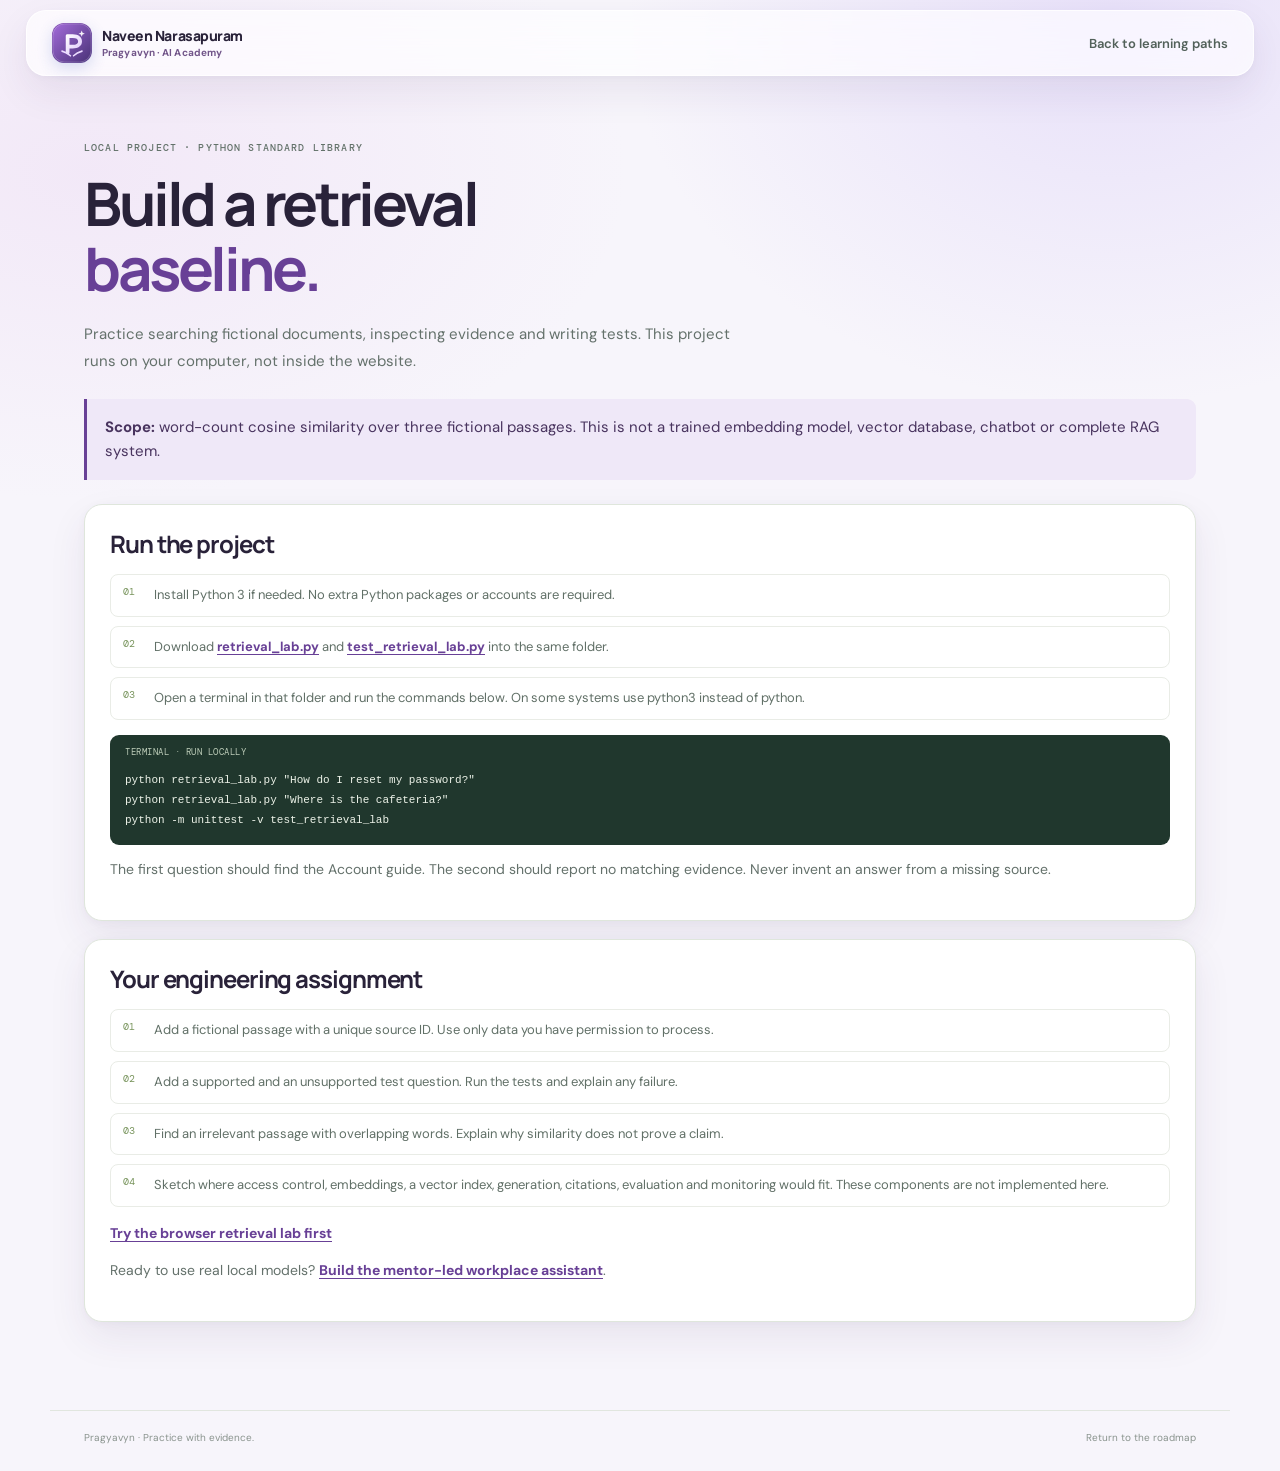
<file: practice.html>
<!doctype html>
<html lang="en">
<head>
  <meta charset="utf-8">
  <meta name="viewport" content="width=device-width, initial-scale=1">
  <meta name="description" content="Run and extend a local Python retrieval baseline.">
  <title>Local Project | Pragyavyn</title>
  <link rel="icon" type="image/svg+xml" href="pragyavyn-mark.svg">
  <link rel="stylesheet" href="styles.css">
  <script src="page-preferences.js" defer></script>
</head>
<body>
  <header class="topbar">
    <a class="brand" href="index.html" aria-label="Naveen Narasapuram's Pragyavyn home"><img class="brand-mark" src="pragyavyn-mark.svg" alt="" width="40" height="40"><span class="brand-text"><span class="brand-owner">Naveen Narasapuram</span><span class="brand-name">Pragyavyn · AI Academy</span></span></a>
    <nav class="top-links" aria-label="Project navigation"><a href="index.html#career-paths">Back to learning paths</a></nav>
  </header>
  <main class="lab-page">
    <p class="eyebrow">LOCAL PROJECT · PYTHON STANDARD LIBRARY</p>
    <h1>Build a retrieval<br><span>baseline.</span></h1>
    <p class="lab-lead">Practice searching fictional documents, inspecting evidence and writing tests. This project runs on your computer, not inside the website.</p>
    <div class="lab-notice"><strong>Scope:</strong> word-count cosine similarity over three fictional passages. This is not a trained embedding model, vector database, chatbot or complete RAG system.</div>
    <section class="lab-panel" aria-labelledby="project-setup">
      <h2 id="project-setup">Run the project</h2>
      <ol class="lesson-steps">
        <li>Install Python 3 if needed. No extra Python packages or accounts are required.</li>
        <li>Download <a class="lab-project-link" href="practice/retrieval_lab.py" download>retrieval_lab.py</a> and <a class="lab-project-link" href="practice/test_retrieval_lab.py" download>test_retrieval_lab.py</a> into the same folder.</li>
        <li>Open a terminal in that folder and run the commands below. On some systems use python3 instead of python.</li>
      </ol>
      <div class="lesson-code"><div class="lesson-code-label">TERMINAL · RUN LOCALLY</div><pre><code>python retrieval_lab.py "How do I reset my password?"
python retrieval_lab.py "Where is the cafeteria?"
python -m unittest -v test_retrieval_lab</code></pre></div>
      <p>The first question should find the Account guide. The second should report no matching evidence. Never invent an answer from a missing source.</p>
    </section>
    <section class="lab-panel" aria-labelledby="project-assignment">
      <h2 id="project-assignment">Your engineering assignment</h2>
      <ol class="lesson-steps">
        <li>Add a fictional passage with a unique source ID. Use only data you have permission to process.</li>
        <li>Add a supported and an unsupported test question. Run the tests and explain any failure.</li>
        <li>Find an irrelevant passage with overlapping words. Explain why similarity does not prove a claim.</li>
        <li>Sketch where access control, embeddings, a vector index, generation, citations, evaluation and monitoring would fit. These components are not implemented here.</li>
      </ol>
      <p><a class="lab-project-link" href="labs.html">Try the browser retrieval lab first</a></p>
      <p>Ready to use real local models? <a class="lab-project-link" href="mentor-project.html">Build the mentor-led workplace assistant</a>.</p>
    </section>
  </main>
  <footer class="footer"><span>Pragyavyn · Practice with evidence.</span><a href="index.html">Return to the roadmap</a></footer>
</body>
</html>
</file>
<file: styles.css>
@import url('https://fonts.googleapis.com/css2?family=DM+Mono:wght@400;500&family=DM+Sans:wght@400;500;600;700&family=Manrope:wght@400;500;600;700;800&display=swap');

:root {
  color-scheme: light;
  --paper: #f7f5fb;
  --white: #fff;
  --ink: #292239;
  --muted: #756d80;
  --line: #e9e3f0;
  --green: #684096;
  --green-dark: #4f2d79;
  --lime: #eadff7;
  --peach: #f8e6d9;
  --mono: "DM Mono", "Courier New", monospace;
  --sans: "DM Sans", Arial, sans-serif;
  --display: "Manrope", "DM Sans", Arial, sans-serif;
}

* { box-sizing: border-box; }
html { scroll-behavior: smooth; }
body { margin: 0; background: var(--paper); color: var(--ink); font-family: var(--sans); font-size: 15px; -webkit-font-smoothing: antialiased; }
button, input { font: inherit; }
a { color: inherit; text-decoration: none; }
.topbar { height: 76px; padding: 0 max(calc((100vw - 1180px) / 2), 6.5%); display: flex; align-items: center; justify-content: space-between; border-bottom: 1px solid rgba(29,41,37,.08); }
.brand { display: inline-flex; gap: 10px; align-items: center; font: 800 17px var(--display); letter-spacing: -.7px; }
.brand-mark { width: 30px; height: 30px; display: grid; place-items: center; border-radius: 9px; color: #fff; background: var(--green); font: 600 18px var(--sans); }
.brand-dot { color: #91b853; }
.top-links { display: flex; align-items: center; gap: 34px; font-size: 13px; font-weight: 600; }
.top-links > a { color: #52615a; }
.share-button { border: 1px solid #dfe4dc; background: transparent; padding: 10px 15px; border-radius: 8px; color: var(--ink); font-size: 12px; font-weight: 700; cursor: pointer; }
.share-button:hover, .timer-button:hover:not(:disabled) { background: var(--green-dark); color: #fff; }
main { max-width: 1180px; margin: auto; padding: 0 34px; }
.hero { min-height: 466px; display: grid; grid-template-columns: 1fr 1fr; align-items: center; gap: 48px; padding: 38px 0 26px; }
.hero-copy { padding: 16px 0 9px; }
.eyebrow { margin: 0 0 17px; color: #63726a; font: 500 10px var(--mono); letter-spacing: 1.15px; }
.live-dot { width: 7px; height: 7px; display: inline-block; border-radius: 50%; background: #88aa5e; margin-right: 7px; vertical-align: 1px; }
h1, h2, p { margin-top: 0; }
h1 { margin-bottom: 20px; font: 700 clamp(46px, 5.2vw, 66px)/1.08 var(--display); letter-spacing: -3.4px; }
h1 span { color: var(--green); }
.hero-description { max-width: 455px; color: #64716b; font-size: 15px; line-height: 1.8; margin-bottom: 25px; }
.primary-button { display: inline-flex; align-items: center; gap: 22px; background: var(--green); color: #fff; padding: 13px 17px; border-radius: 7px; font-size: 12px; font-weight: 700; transition: background .2s, transform .2s; }
.primary-button:hover { background: var(--green-dark); transform: translateY(-2px); }
.hero-note { display: flex; align-items: center; gap: 9px; margin-top: 30px; color: #7a857e; font-size: 11px; }
.note-icon { color: #a4bd72; font-size: 17px; }
.hero-art { position: relative; height: 365px; overflow: hidden; border-radius: 18px; background: #e7eee4; }
.hero-art::before, .hero-art::after { content: ""; position: absolute; width: 230px; height: 230px; border-radius: 50%; background: rgba(215,237,159,.38); filter: blur(1px); }
.hero-art::before { left: -100px; top: -105px; }
.hero-art::after { right: -80px; bottom: -120px; background: rgba(248,230,217,.7); }
.orbit { position: absolute; border: 1px solid rgba(55,110,89,.18); border-radius: 50%; left: 50%; top: 50%; transform: translate(-50%,-50%); }
.orbit-one { width: 245px; height: 245px; }
.orbit-two { width: 330px; height: 330px; border-style: dashed; }
.art-center { position: absolute; top: 50%; left: 50%; z-index: 1; width: 126px; height: 126px; display: flex; flex-direction: column; justify-content: center; align-items: center; transform: translate(-50%,-50%); border-radius: 50%; background: var(--green); color: #fff; box-shadow: 0 12px 30px #376e5930; text-align: center; }
.art-center span { font: 10px var(--mono); color: #cad9bf; margin-bottom: 8px; }
.art-center strong { font: 700 16px/1.2 var(--display); letter-spacing: -.4px; }
.art-node { position: absolute; z-index: 2; display: flex; align-items: center; gap: 8px; padding: 8px 11px 8px 8px; border: 1px solid #e6e9e3; border-radius: 9px; background: #fff; box-shadow: 0 8px 22px #3141370b; color: #47574e; font-size: 10px; font-weight: 700; white-space: nowrap; }
.node-icon { width: 26px; height: 26px; display: grid; place-items: center; border-radius: 7px; background: #eff3ea; color: var(--green); font: 700 11px var(--mono); }
.node-python { left: 10%; top: 25%; }
.node-sql { right: 12%; top: 19%; }
.node-ml { left: 8%; bottom: 20%; }
.node-ai { right: 9%; bottom: 23%; }
.node-ml .node-icon { background: #faeee6; color: #b27656; }
.node-ai .node-icon { background: #f0edf8; color: #806ba4; }
.art-spark { position: absolute; z-index: 1; color: #96ae72; }
.spark-one { left: 36%; top: 13%; }
.spark-two { right: 31%; bottom: 12%; color: #c28f70; }
.overview { min-height: 96px; display: grid; grid-template-columns: repeat(4,1fr); align-items: center; border-top: 1px solid #e1e6df; border-bottom: 1px solid #e1e6df; }
.overview-item { display: flex; align-items: center; gap: 12px; padding: 14px 15px; border-right: 1px solid #e1e6df; }
.overview-item:first-child { padding-left: 0; }
.overview-item:last-child { border: 0; }
.overview-icon { width: 34px; height: 34px; flex: 0 0 34px; display: grid; place-items: center; border-radius: 10px; background: #e8eee5; color: var(--green); font-size: 17px; }
.overview-item div { display: grid; gap: 5px; }
.overview-item strong { font: 700 13px var(--display); }
.overview-item div span { color: var(--muted); font-size: 10px; }
.progress-section { padding: 76px 0 65px; }
.progress-heading, .roadmap-heading { display: flex; align-items: end; justify-content: space-between; margin-bottom: 22px; }
.progress-heading .eyebrow, .roadmap-heading .eyebrow { margin-bottom: 8px; }
h2 { margin-bottom: 0; font: 700 29px/1.2 var(--display); letter-spacing: -1.1px; }
.saved-label { color: #79847d; font-size: 10px; }
.progress-grid { display: grid; grid-template-columns: 1.35fr 1fr; gap: 14px; }
.progress-card { min-height: 138px; border: 1px solid #e4e9e2; border-radius: 11px; padding: 21px 22px; background: #fff; }
.progress-card-top { display: flex; align-items: center; justify-content: space-between; color: #7c8981; font: 500 9px var(--mono); letter-spacing: .75px; }
.progress-card-top > span:nth-child(2) { color: #52675b; letter-spacing: 0; }
.progress-track { height: 6px; margin: 24px 0 13px; overflow: hidden; border-radius: 9px; background: #edf0ea; }
.progress-fill { width: 0; height: 100%; border-radius: inherit; background: #8eae65; transition: width .3s ease; }
.progress-foot { display: flex; justify-content: space-between; color: #7b867f; font-size: 10px; }
.progress-foot span:last-child { color: #9aa39d; }
.clock-icon { font-size: 17px; }
.time-display { display: block; margin: 15px 0 12px; font: 500 28px var(--mono); letter-spacing: -1px; }
.timer-controls { display: flex; align-items: center; justify-content: space-between; gap: 8px; }
.timer-controls > span { color: #89938d; font-size: 10px; }
.timer-button { padding: 8px 11px; border: 0; border-radius: 6px; background: #edf2e8; color: var(--green-dark); font-size: 10px; font-weight: 700; cursor: pointer; }
.timer-button:disabled { color: #849087; cursor: default; }
.privacy-note { margin: 12px 0 0; color: #89938d; font-size: 10px; }
.privacy-note span { margin-right: 4px; }
.roadmap-section { padding: 25px 0 77px; scroll-margin-top: 30px; }
.roadmap-heading { margin-bottom: 25px; }
.roadmap-heading > p { width: 45%; margin: 0 0 1px; color: #78847c; font-size: 12px; line-height: 1.7; }
.roadmap-tools { display: flex; align-items: center; justify-content: space-between; gap: 16px; margin-bottom: 20px; }
.filter-list { display: flex; min-width: 0; gap: 7px; flex-wrap: wrap; }
.filter-button { border: 1px solid #e1e6df; background: transparent; color: #758078; border-radius: 30px; padding: 8px 12px; font-size: 10px; font-weight: 600; cursor: pointer; }
.filter-button:hover, .filter-button.active { border-color: var(--green); background: var(--green); color: white; }
.search-box { display: flex; flex-shrink: 0; align-items: center; gap: 8px; width: 240px; padding: 8px 11px; border: 1px solid #e1e6df; border-radius: 7px; color: #859089; }
.search-box:focus-within { outline: 2px solid var(--green); outline-offset: 2px; }
.search-box > span { font-size: 18px; }
.search-box input { min-width: 0; width: 100%; border: 0; outline: 0; background: transparent; color: var(--ink); font-size: 10px; }
.search-box input::placeholder { color: #9aa39d; }
.track-list { display: grid; gap: 11px; }
.track-card { overflow: hidden; border: 1px solid #e5e9e3; border-radius: 11px; background: #fff; }
.track-header { display: grid; grid-template-columns: 42px minmax(0,1fr) auto auto 18px; align-items: center; gap: 14px; width: 100%; padding: 17px 19px; border: 0; background: #fff; text-align: left; cursor: pointer; }
.track-number { width: 37px; height: 37px; display: grid; place-items: center; border-radius: 10px; background: #edf2e9; color: #58765b; font: 500 11px var(--mono); }
.track-title-wrap { min-width: 0; display: grid; gap: 5px; }
.track-title { font: 700 14px var(--display); letter-spacing: -.25px; }
.track-subtitle { overflow: hidden; color: #818d85; font-size: 10px; text-overflow: ellipsis; white-space: nowrap; }
.track-hours { color: #78847c; font: 10px var(--mono); white-space: nowrap; }
.track-progress { display: flex; align-items: center; gap: 8px; color: #829088; font-size: 10px; white-space: nowrap; }
.mini-progress { width: 47px; height: 4px; overflow: hidden; border-radius: 5px; background: #edf0ea; }
.mini-progress span { display: block; height: 100%; background: #8eae65; }
.chevron { color: #89938d; font-size: 18px; transition: transform .2s; }
.track-card.open .chevron { transform: rotate(180deg); }
.module-list { display: none; border-top: 1px solid #edf0ea; }
.track-card.open .module-list { display: block; }
.module-row { display: grid; grid-template-columns: 27px minmax(0,1fr) auto auto; align-items: center; gap: 12px; padding: 16px 20px; border-bottom: 1px solid #f0f2ed; }
.module-row:last-child { border-bottom: 0; }
.module-check { width: 17px; height: 17px; margin: 0; accent-color: var(--green); cursor: pointer; }
.module-info { min-width: 0; display: grid; gap: 5px; }
.module-name { font: 600 12px var(--display); }
.module-description { color: #818c85; font-size: 10px; line-height: 1.5; }
.module-outcome { color: #6d8270; font-size: 10px; }
.module-duration { color: #8b958f; font: 10px var(--mono); white-space: nowrap; }
.module-start { border: 1px solid #e2e8df; border-radius: 5px; padding: 7px 9px; background: #fff; color: var(--green); font-size: 9px; font-weight: 700; cursor: pointer; white-space: nowrap; }
.module-start:hover, .module-start.is-active { border-color: var(--green); background: #eff4eb; }
.module-row.is-complete .module-name { color: #8c978f; text-decoration: line-through; }
.module-row.is-complete .module-check { accent-color: #8eae65; }
.no-results { padding: 26px; color: var(--muted); text-align: center; font-size: 12px; }
.schedule-section { display: grid; grid-template-columns: .9fr 1.1fr; gap: 70px; padding: 64px 8%; border-radius: 15px; background: #e9eee5; }
.schedule-copy { padding-top: 12px; }
.schedule-copy h2 { margin-bottom: 17px; line-height: 1.35; }
.schedule-copy > p:last-child { max-width: 310px; color: #768178; font-size: 12px; line-height: 1.8; }
.week-card { padding: 20px 21px 14px; border: 1px solid #e3e9df; border-radius: 10px; background: #fff; }
.week-card-header { display: flex; justify-content: space-between; padding-bottom: 12px; border-bottom: 1px solid #edf0eb; color: #829087; font: 500 9px var(--mono); letter-spacing: .55px; }
.week-card-header span:last-child { color: var(--green); }
.week-row { display: grid; grid-template-columns: 34px 1fr auto; align-items: center; gap: 10px; padding: 13px 0; border-bottom: 1px solid #f0f2ed; }
.week-day { width: 27px; height: 27px; display: grid; place-items: center; border-radius: 7px; background: #f0f3ed; color: #78906b; font: 10px var(--mono); }
.week-detail { display: grid; gap: 4px; }
.week-detail strong { font-size: 11px; }
.week-detail small { color: #88938b; font-size: 9px; }
.week-time { color: #64746a; font: 10px var(--mono); }
.schedule-tip { margin: 13px 0 0; color: #809083; font-size: 9px; }
.schedule-tip span { color: #95af6c; margin-right: 4px; }
.next-section { padding: 87px 0 78px; text-align: center; }
.next-icon { display: inline-grid; place-items: center; width: 39px; height: 39px; margin-bottom: 19px; border-radius: 12px; background: #e9eee5; color: #7f9e5e; }
.next-section .eyebrow { margin-bottom: 14px; }
.next-section h2 { font-size: 28px; line-height: 1.45; }
.next-section h2 span { color: var(--green); }
.text-link { display: inline-flex; gap: 9px; align-items: center; margin-top: 20px; color: var(--green); font-size: 11px; font-weight: 700; }
.footer { max-width: 1180px; margin: auto; padding: 20px 34px 27px; display: flex; justify-content: space-between; align-items: center; border-top: 1px solid #e1e6df; color: #89938d; font-size: 10px; }
.footer-brand { color: var(--ink); font-size: 14px; }
.footer-brand .brand-mark { width: 25px; height: 25px; border-radius: 7px; font-size: 15px; }
.toast { position: fixed; bottom: 22px; left: 50%; z-index: 5; transform: translate(-50%, 15px); padding: 11px 15px; border-radius: 7px; background: #263d32; color: #fff; font-size: 11px; opacity: 0; pointer-events: none; transition: opacity .2s, transform .2s; }
.toast.show { transform: translate(-50%, 0); opacity: 1; }
.brand-mark { font-size: 10px; letter-spacing: -.7px; }
.module-actions { display: flex; align-items: center; gap: 6px; }
.module-lesson { border: 1px solid #e2e8df; border-radius: 5px; padding: 7px 9px; background: #f5f7f2; color: #526b55; font-size: 9px; font-weight: 700; cursor: pointer; white-space: nowrap; }
.module-lesson:hover { border-color: #9ab27b; background: #edf3e6; }
.module-quiz { border: 1px solid #eadfcf; border-radius: 5px; padding: 7px 9px; background: #fff8ec; color: #8b6735; font-size: 9px; font-weight: 700; cursor: pointer; white-space: nowrap; }
.module-quiz:hover { border-color: #d7bc8c; background: #fff2d9; }
.module-quiz.passed { border-color: #d7e5cd; background: #eff5e9; color: #527148; }
dialog.lesson-dialog, dialog.assessment-dialog { width: min(760px, calc(100vw - 28px)); max-width: none; max-height: min(88vh, 900px); margin: auto; padding: 0; overflow: hidden; border: 1px solid #dfe5dc; border-radius: 15px; background: var(--paper); color: var(--ink); box-shadow: 0 24px 80px #1d292544; }
dialog.assessment-dialog { width: min(620px, calc(100vw - 28px)); }
dialog::backdrop { background: rgba(25, 39, 31, .55); backdrop-filter: blur(3px); }
.dialog-shell { display: flex; max-height: min(88vh, 900px); flex-direction: column; }
.dialog-topline { min-height: 57px; display: flex; align-items: center; justify-content: space-between; gap: 16px; padding: 12px 23px; border-bottom: 1px solid var(--line); background: #fff; color: #77847a; font: 500 9px var(--mono); letter-spacing: .8px; }
.dialog-close { width: 31px; height: 31px; flex: 0 0 31px; border: 1px solid #e2e7df; border-radius: 50%; background: #fff; color: #526158; font-size: 21px; line-height: 1; cursor: pointer; }
.dialog-close:hover { background: #eef2ea; }
.lesson-content { overflow-y: auto; padding: 25px 31px 30px; }
.lesson-content > .eyebrow { margin-bottom: 9px; }
.lesson-content h2 { margin: 0 0 13px; font-size: 29px; }
.lesson-content h3 { margin: 27px 0 10px; font: 700 14px var(--display); letter-spacing: -.2px; }
.lesson-content p { color: #65736b; font-size: 13px; line-height: 1.8; }
.lesson-story { display: flex; gap: 12px; margin: 19px 0; padding: 15px 16px; border: 1px solid #e4e9dc; border-radius: 9px; background: #f0f4e9; }
.lesson-story-mark { flex: 0 0 auto; color: #789455; font-size: 16px; }
.lesson-story p { margin: 0; color: #546650; font-size: 12px; }
.lesson-visual { margin: 18px 0 22px; overflow: hidden; border: 1px solid #e5e9e2; border-radius: 11px; background: #fff; }
.lesson-visual svg { display: block; width: 100%; height: auto; }
.lesson-visual .visual-kicker { fill: #859087; font: 9px "DM Mono", monospace; letter-spacing: 1px; }
.lesson-visual .visual-step { fill: #6d865b; font: 9px "DM Mono", monospace; }
.lesson-visual .visual-label { fill: #35463a; font: 700 10px "DM Sans", Arial, sans-serif; }
.lesson-visual figcaption { padding: 0 15px 13px; color: #879189; font-size: 10px; line-height: 1.5; text-align: center; }
.lesson-steps { display: grid; gap: 9px; padding: 0; list-style: none; counter-reset: walkthrough; }
.lesson-steps li { position: relative; min-height: 39px; padding: 10px 12px 10px 43px; border: 1px solid #e9ece6; border-radius: 8px; background: #fff; color: #617067; font-size: 12px; line-height: 1.6; counter-increment: walkthrough; }
.lesson-steps li::before { content: counter(walkthrough, decimal-leading-zero); position: absolute; top: 10px; left: 12px; color: #78945c; font: 10px var(--mono); }
.lesson-points { display: grid; gap: 9px; padding-left: 19px; color: #67746c; font-size: 12px; line-height: 1.7; }
.lesson-code { margin: 12px 0 0; overflow-x: auto; border-radius: 9px; background: #20372d; color: #e8f0e5; }
.lesson-code-label { padding: 11px 15px 0; color: #bdcdb9; font: 9px var(--mono); letter-spacing: .5px; }
.lesson-code pre { margin: 0; padding: 12px 15px 16px; color: #edf3e9; font: 11px/1.7 var(--mono); white-space: pre; }
.lesson-practice { padding: 15px 16px; border-left: 3px solid #b6ca8b; border-radius: 0 8px 8px 0; background: #fff; color: #647168; font-size: 12px; line-height: 1.7; }
.lesson-check { border: 1px solid #e6e9e3; border-radius: 8px; background: #fff; }
.lesson-check summary { padding: 13px 15px; color: #536a56; font-size: 11px; font-weight: 700; cursor: pointer; }
.lesson-check p { margin: 0; padding: 0 15px 14px; font-size: 12px; }
.inline-assessment { margin-top: 21px; padding: 18px; border: 1px solid #dfe8d8; border-radius: 10px; background: #f0f4e9; }
.inline-assessment > .eyebrow { margin-bottom: 12px; color: #71845f; }
.inline-question { margin: 0; padding: 0; border: 0; }
.inline-question legend { margin-bottom: 11px; color: #304337; font: 700 14px/1.55 var(--display); }
.inline-option { display: flex; align-items: flex-start; gap: 9px; margin: 7px 0; padding: 10px 11px; border: 1px solid #e0e7dc; border-radius: 7px; background: #fff; color: #5e6d62; font-size: 11px; line-height: 1.55; cursor: pointer; }
.inline-option input { margin-top: 2px; accent-color: var(--green); }
.inline-option:has(input:checked) { border-color: #9ab27b; background: #f9fbf6; }
.inline-option.is-incorrect { border-color: #dfb39d; background: #fff5ef; }
.inline-option.is-correct { border-color: #94ae7a; background: #eaf3e3; }
.inline-feedback { margin-top: 11px; padding: 11px 12px; border-radius: 7px; color: #7d5741; background: #fbede5; font-size: 11px; line-height: 1.65; }
.inline-feedback.correct { color: #466342; background: #e5efdc; }
.inline-actions { display: flex; flex-wrap: wrap; align-items: center; justify-content: flex-end; gap: 8px; margin-top: 12px; }
.inline-check-button { padding: 9px 12px; border: 1px solid var(--green); border-radius: 6px; background: var(--green); color: #fff; font-size: 10px; font-weight: 700; cursor: pointer; }
.inline-check-button.secondary { border-color: #d6dfd0; background: #fff; color: #5c6e5d; }
.inline-check-button:disabled { opacity: .48; cursor: default; }
.inline-encouragement { color: #61745d; font-size: 10px; }
.lesson-navigation { display: flex; align-items: center; justify-content: space-between; gap: 12px; min-height: 63px; padding: 11px 23px; border-top: 1px solid var(--line); background: #fff; }
.lesson-position { color: #859087; font: 10px var(--mono); white-space: nowrap; }
.lesson-nav-button { border: 1px solid #e1e7de; border-radius: 6px; padding: 9px 11px; background: #fff; color: #526c55; font-size: 10px; font-weight: 700; cursor: pointer; }
.lesson-nav-button:hover:not(:disabled) { background: #edf3e8; }
.lesson-nav-button:disabled { opacity: .4; cursor: default; }
.assessment-content { overflow-y: auto; padding: 25px 29px 29px; }
.assessment-content h2 { margin: 0 0 8px; font: 700 24px var(--display); letter-spacing: -.8px; }
.assessment-intro { margin: 0 0 20px; color: #748078; font-size: 12px; line-height: 1.7; }
.assessment-progress { height: 5px; margin: 0 0 20px; overflow: hidden; border-radius: 5px; background: #e9ede6; }
.assessment-progress span { display: block; height: 100%; border-radius: inherit; background: #8eae65; transition: width .2s; }
.assessment-form { margin: 0; padding: 0; border: 0; }
.assessment-form legend { margin-bottom: 15px; color: #263b30; font: 700 15px/1.55 var(--display); }
.assessment-option { display: flex; align-items: flex-start; gap: 10px; margin: 8px 0; padding: 12px 13px; border: 1px solid #e3e8e1; border-radius: 8px; background: #fff; color: #59685f; font-size: 12px; line-height: 1.55; cursor: pointer; }
.assessment-option:hover { border-color: #b6c8a9; }
.assessment-option:has(input:checked) { border-color: #84a271; background: #f0f5eb; }
.assessment-option input { margin-top: 2px; accent-color: var(--green); }
.assessment-feedback { margin: 14px 0; padding: 13px 14px; border-radius: 8px; color: #526a54; background: #eef4e9; font-size: 12px; line-height: 1.7; }
.assessment-feedback.incorrect { color: #875b46; background: #fbf0e9; }
.assessment-actions { display: flex; justify-content: flex-end; gap: 9px; margin-top: 18px; }
.assessment-actions button { min-width: 115px; padding: 10px 13px; border: 1px solid #e1e7de; border-radius: 7px; background: #fff; color: #526a55; font-size: 11px; font-weight: 700; cursor: pointer; }
.assessment-actions button.primary { border-color: var(--green); background: var(--green); color: #fff; }
.assessment-actions button:disabled { opacity: .45; cursor: default; }
.assessment-result { padding: 23px 20px; border: 1px solid #e3e9df; border-radius: 11px; background: #fff; text-align: center; }
.assessment-result-mark { display: grid; width: 48px; height: 48px; place-items: center; margin: 0 auto 13px; border-radius: 50%; background: #edf3e8; color: #658752; font-size: 22px; }
.assessment-result h3 { margin: 0 0 8px; font: 700 19px var(--display); }
.assessment-result p { margin: 0; color: #748078; font-size: 12px; line-height: 1.7; }
button:focus-visible, a:focus-visible, input:focus-visible, summary:focus-visible { outline: 3px solid #a9c783; outline-offset: 3px; }

@media (max-width: 760px) {
  .topbar { height: 64px; padding: 0 20px; }
  .top-links { gap: 16px; font-size: 11px; }
  .top-links > a:nth-child(2) { display: none; }
  .share-button { padding: 8px 10px; font-size: 10px; }
  main { padding: 0 20px; }
  .hero { grid-template-columns: 1fr; gap: 24px; padding: 52px 0 27px; }
  .hero-copy { padding: 0; }
  h1 { font-size: clamp(46px, 11vw, 62px); }
  .hero-art { height: 315px; }
  .overview { grid-template-columns: 1fr 1fr; padding: 8px 0; }
  .overview-item { padding: 12px 8px; border-right: 0; }
  .overview-item:nth-child(odd) { border-right: 1px solid #e1e6df; }
  .overview-item:first-child { padding-left: 8px; }
  .progress-section { padding: 58px 0 45px; }
  .progress-grid { grid-template-columns: 1fr; }
  .progress-heading { align-items: start; gap: 10px; }
  .saved-label { margin-top: 5px; white-space: nowrap; }
  h2 { font-size: 25px; }
  .roadmap-heading { display: block; }
  .roadmap-heading > p { width: auto; max-width: 510px; margin-top: 13px; }
  .roadmap-tools { align-items: stretch; flex-direction: column-reverse; }
  .search-box { width: 100%; }
  .track-header { grid-template-columns: 37px minmax(0,1fr) auto 15px; gap: 9px; padding: 14px 12px; }
  .track-hours { display: none; }
  .track-progress { font-size: 9px; }
  .mini-progress { width: 34px; }
  .track-title { font-size: 12px; }
  .track-subtitle { font-size: 9px; }
  .module-row { grid-template-columns: 20px minmax(0,1fr) auto; gap: 9px; padding: 14px 12px; }
  .module-actions { grid-column: 2 / 4; flex-wrap: wrap; }
  .module-duration { font-size: 9px; }
  .schedule-section { grid-template-columns: 1fr; gap: 17px; padding: 40px 22px; }
  .schedule-copy > p:last-child { max-width: 500px; }
  .next-section { padding: 65px 0 58px; }
  .next-section h2 { font-size: 23px; }
  .footer { margin: 0 20px; padding-left: 0; padding-right: 0; gap: 12px; }
  .lesson-content { padding: 21px 19px 25px; }
  .lesson-content h2 { font-size: 24px; }
  .dialog-topline { padding: 10px 17px; }
  .lesson-navigation { padding: 10px 13px; }
  .lesson-nav-button { padding: 8px; font-size: 9px; }
  .assessment-content { padding: 21px 19px 24px; }
}

@media (max-width: 420px) {
  .top-links { gap: 10px; }
  .top-links > a { display: none; }
  .brand { font-size: 15px; }
  .hero-note { align-items: flex-start; line-height: 1.5; }
  .art-node { font-size: 9px; }
  .node-python { left: 4%; }
  .node-sql { right: 4%; }
  .node-ml { left: 3%; }
  .node-ai { right: 3%; }
  .overview-item div span { font-size: 9px; }
  .progress-heading { display: block; }
  .saved-label { display: inline-block; margin-top: 11px; }
  .footer { align-items: flex-start; flex-direction: column; }
  .brand { font-size: 12px; gap: 7px; }
  .brand-mark { width: 27px; height: 27px; flex-basis: 27px; }
  .topbar { padding: 0 12px; }
  main { padding: 0 14px; }
}

@media (prefers-reduced-motion: reduce) {
  *, *::before, *::after { scroll-behavior: auto !important; transition-duration: .01ms !important; }
}

.career-section { padding: 70px 0 0; scroll-margin-top: 30px; }
.career-section .eyebrow { margin-bottom: 8px; }
.career-intro { max-width: 720px; margin: 14px 0 22px; color: #64716b; font-size: 13px; line-height: 1.7; }
.career-options { display: grid; grid-template-columns: repeat(4, minmax(0, 1fr)); gap: 10px; }
.career-option { min-height: 128px; padding: 17px; border: 1px solid #dfe6dc; border-radius: 12px; background: var(--glass-surface-strong, #fff); color: var(--ink); text-align: left; cursor: pointer; }
.career-option strong, .career-option span { display: block; }
.career-option strong { margin-bottom: 9px; font: 700 13px var(--display); }
.career-option span { color: #65756a; font-size: 11px; line-height: 1.55; }
.career-option:hover, .career-option.active { border-color: var(--green); box-shadow: inset 0 0 0 1px var(--green); }
.career-option:focus-visible { outline: 3px solid var(--green); outline-offset: 3px; }
.career-summary { display: flex; flex-wrap: wrap; gap: 7px 14px; margin-top: 14px; padding: 15px 17px; border-radius: 10px; background: #e9f1e4; color: #385440; font-size: 12px; line-height: 1.6; }
.career-summary strong { flex: 0 0 auto; }
.practice-links { display: flex; flex-wrap: wrap; gap: 12px 24px; align-items: center; margin-top: 18px; font-size: 12px; }
.practice-links a { color: var(--green); font-weight: 700; text-decoration: underline; text-underline-offset: 3px; }
.career-note { margin: 14px 0 0; color: #6f7c72; font-size: 11px; line-height: 1.65; }
.career-readiness { margin-top: 16px; }
.career-readiness summary { font-size: 13px; }
.readiness-content p { color: #617067; font-size: 13px; line-height: 1.7; }
.storage-warning { margin: 20px 0; padding: 18px; border: 1px solid #ad6e35; border-radius: 12px; background: #fff3da; color: #59360f; line-height: 1.6; }
.storage-warning[hidden] { display: none; }
.storage-warning span { display: block; margin: 6px 0 12px; }
.storage-warning button { margin: 4px 8px 0 0; padding: 9px 12px; border: 1px solid #8a623b; border-radius: 7px; background: #fff; color: #59360f; cursor: pointer; }
.setup-options { display: grid; gap: 9px; margin: 14px 0; }
.setup-options .lesson-check p { color: #617067; line-height: 1.7; }
.module-path-label { color: #6b826b; font: 9px/1.5 var(--mono); letter-spacing: .2px; }
html[data-theme="dark"] .career-option { border-color: #405247; background: #1a241e; color: #e0e9e0; }
html[data-theme="dark"] .career-option.active, html[data-theme="dark"] .career-option:hover { border-color: var(--green); }
html[data-theme="dark"] .career-option span, html[data-theme="dark"] .career-intro, html[data-theme="dark"] .career-note { color: #b1bdb3; }
html[data-theme="dark"] .career-summary { background: #26382c; color: #d1e4c9; }
html[data-theme="dark"] .readiness-content p { color: #c4d2c7; }
html[data-theme="dark"] .module-path-label { color: #b7cfa9; }
@media (max-width: 900px) { .career-options { grid-template-columns: repeat(2, minmax(0, 1fr)); } }
@media (max-width: 420px) { .career-option { min-height: 0; padding: 13px; } .career-option strong { font-size: 12px; } }
.lab-page { padding-top: 65px; padding-bottom: 70px; }
.lab-page h1 { font-size: clamp(38px, 5vw, 60px); }
.lab-lead { max-width: 680px; color: #64716b; line-height: 1.8; }
.lab-notice { margin: 24px 0; padding: 16px 18px; border-left: 3px solid var(--green); border-radius: 0 9px 9px 0; background: #e9f1e4; color: #385440; line-height: 1.65; }
.lab-panel { margin: 18px 0; padding: 25px; border: 1px solid #dfe6dc; border-radius: 14px; background: #fff; }
.lab-panel h2 { font-size: 22px; }
.lab-panel > p { margin: 13px 0; color: #64716b; font-size: 13px; line-height: 1.7; }
.lab-project-link { color: var(--green); font-weight: 700; text-decoration: underline; text-underline-offset: 3px; }
.lab-panel label { display: block; margin: 20px 0 7px; font-size: 12px; font-weight: 700; }
.lab-input-row { display: flex; gap: 10px; }
.lab-input-row input { min-width: 0; flex: 1; padding: 12px; border: 1px solid #cbd6c9; border-radius: 7px; background: #fff; color: var(--ink); }
.lab-input-row button { border: 0; cursor: pointer; white-space: nowrap; }
.lab-results h3 { margin-top: 24px; font-size: 15px; }
.lab-result { margin: 10px 0; padding: 14px; border: 1px solid #e3e9df; border-radius: 8px; background: #f7faf5; }
.lab-result strong { color: #385440; font-size: 12px; }
.lab-result p { margin: 8px 0 0; color: #64716b; font-size: 13px; line-height: 1.6; }
html[data-theme="dark"] .lab-panel, html[data-theme="dark"] .lab-result { border-color: #39483c; background: #1a241e; }
html[data-theme="dark"] .lab-lead, html[data-theme="dark"] .lab-panel > p,
html[data-theme="dark"] .lab-result p, html[data-theme="dark"] .setup-options .lesson-check p { color: #bec9bf; }
html[data-theme="dark"] .lab-result strong { color: #c7ddc6; }
html[data-theme="dark"] .lab-notice { background: #26382c; color: #d1e4c9; }
html[data-theme="dark"] .lab-input-row input { border-color: #536559; background: #111915; color: #e8eee8; }
html[data-theme="dark"] .storage-warning { border-color: #bd9259; background: #3a2f20; color: #f5dfbd; }
html[data-theme="dark"] .storage-warning button { border-color: #bd9259; background: #241e17; color: #f5dfbd; }
html[data-reading-size="large"] .lab-page p, html[data-reading-size="large"] .lab-page .lesson-steps li,
html[data-reading-size="large"] .lab-page .lesson-check p { font-size: 15px; line-height: 1.9; }
@media (max-width: 480px) { .lab-input-row { flex-direction: column; } .lab-input-row button { justify-content: center; } .lab-panel { padding: 18px; } }

.settings-short { display: none; }
.settings-dialog { width: min(540px, calc(100vw - 28px)); max-width: none; max-height: min(88vh, 760px); margin: auto; padding: 0; overflow: hidden; border: 1px solid #dfe5dc; border-radius: 15px; background: var(--paper); color: var(--ink); box-shadow: 0 24px 80px #1d292544; }
.settings-shell { display: flex; max-height: min(88vh, 760px); flex-direction: column; }
.settings-content { overflow-y: auto; padding: 26px 29px; }
.settings-content .eyebrow { margin-bottom: 8px; }
.settings-content h2 { margin: 0 0 10px; font-size: 25px; }
.settings-intro { margin: 0 0 22px; color: #78847c; font-size: 12px; line-height: 1.7; }
.setting-field { display: flex; align-items: center; justify-content: space-between; gap: 14px; padding: 15px 0; border-top: 1px solid #e8ece6; }
.setting-field > span { display: grid; gap: 5px; }
.setting-field strong { font: 700 12px var(--display); }
.setting-field small { color: #838e86; font-size: 10px; line-height: 1.5; }
.setting-field select { min-width: 133px; padding: 9px 10px; border: 1px solid #dfe5dc; border-radius: 6px; background: #fff; color: #36463b; font-size: 10px; }
.accent-setting { display: flex; flex-wrap: wrap; gap: 9px; margin: 10px 0 0; padding: 15px 0 0; border: 0; border-top: 1px solid #e8ece6; }
.accent-setting legend { margin-bottom: 10px; padding: 0; font: 700 12px var(--display); }
.accent-setting label { display: inline-flex; align-items: center; gap: 6px; padding: 8px 10px; border: 1px solid #e1e6df; border-radius: 20px; background: #fff; color: #526158; font-size: 10px; cursor: pointer; }
.accent-setting input { accent-color: var(--green); }
.accent-swatch { width: 12px; height: 12px; border-radius: 50%; }
.sage-swatch { background: #376e59; }
.ocean-swatch { background: #397c9b; }
.plum-swatch { background: #684096; }
.accent-setting label:has(input:checked) { border-color: #9ab27b; background: #f0f5eb; }
.settings-actions { display: flex; justify-content: flex-end; gap: 8px; padding: 13px 20px; border-top: 1px solid #e5e9e3; background: #fff; }
.settings-actions button { padding: 10px 13px; border: 1px solid #e0e5dd; border-radius: 6px; background: #fff; color: #59675d; font-size: 10px; font-weight: 700; cursor: pointer; }
.settings-actions .settings-save { border-color: var(--green); background: var(--green); color: #fff; }

html[data-accent="sage"] { --green: #376e59; --green-dark: #284e40; --lime: #d7ed9f; }
html[data-accent="ocean"] { --green: #397c9b; --green-dark: #285d78; --lime: #d3eaf1; }
html[data-accent="plum"] { --green: #684096; --green-dark: #4f2d79; --lime: #eadff7; }
html[data-theme="dark"] {
  color-scheme: dark;
  --paper: #171321;
  --white: #252032;
  --ink: #f0eaf7;
  --muted: #c1b6cc;
  --line: #443a50;
  --green: #d0b1f1;
  --green-dark: #e0c9fa;
  --lime: #443253;
  --peach: #3e3027;
}
html[data-theme="dark"] body { background: var(--paper); color: var(--ink); }
html[data-theme="dark"] .topbar, html[data-theme="dark"] .footer { border-color: #2b382f; }
html[data-theme="dark"] .top-links > a, html[data-theme="dark"] .hero-description,
html[data-theme="dark"] .hero-note, html[data-theme="dark"] .overview-item div span,
html[data-theme="dark"] .progress-foot, html[data-theme="dark"] .roadmap-heading > p,
html[data-theme="dark"] .track-subtitle, html[data-theme="dark"] .module-description,
html[data-theme="dark"] .module-duration, html[data-theme="dark"] .schedule-copy > p:last-child,
html[data-theme="dark"] .week-detail small, html[data-theme="dark"] .footer { color: #a4b0a7; }
html[data-theme="dark"] .share-button, html[data-theme="dark"] .search-box,
html[data-theme="dark"] .filter-button, html[data-theme="dark"] .track-card,
html[data-theme="dark"] .track-header, html[data-theme="dark"] .progress-card,
html[data-theme="dark"] .week-card, html[data-theme="dark"] .lesson-visual,
html[data-theme="dark"] .lesson-steps li, html[data-theme="dark"] .lesson-check,
html[data-theme="dark"] .lesson-practice, html[data-theme="dark"] .assessment-option,
html[data-theme="dark"] .assessment-result, html[data-theme="dark"] .setting-field select,
html[data-theme="dark"] .accent-setting label { border-color: #344239; background-color: #1a241e; color: #dce5dc; }
html[data-theme="dark"] .share-button:hover, html[data-theme="dark"] .filter-button.active,
html[data-theme="dark"] .filter-button:hover { border-color: var(--green); background: var(--green); color: #102017; }
html[data-theme="dark"] .hero-art { background: #1b2b22; }
html[data-theme="dark"] .hero-art::before { background: rgba(99, 131, 76, .2); }
html[data-theme="dark"] .hero-art::after { background: rgba(126, 91, 67, .2); }
html[data-theme="dark"] .orbit { border-color: rgba(185, 208, 169, .2); }
html[data-theme="dark"] .art-node { border-color: #39483e; background: #202b24; color: #d1ddd2; }
html[data-theme="dark"] .overview { border-color: #2b382f; }
html[data-theme="dark"] .overview-item { border-color: #2b382f; }
html[data-theme="dark"] .overview-icon, html[data-theme="dark"] .track-number,
html[data-theme="dark"] .week-day { background: #29372d; color: #b7d09e; }
html[data-theme="dark"] .progress-card-top, html[data-theme="dark"] .saved-label,
html[data-theme="dark"] .privacy-note, html[data-theme="dark"] .progress-foot span:last-child,
html[data-theme="dark"] .track-hours, html[data-theme="dark"] .track-progress,
html[data-theme="dark"] .module-outcome, html[data-theme="dark"] .week-card-header,
html[data-theme="dark"] .week-time { color: #a5b2a8; }
html[data-theme="dark"] .progress-track, html[data-theme="dark"] .mini-progress { background: #2b382f; }
html[data-theme="dark"] .track-header { border: 0; }
html[data-theme="dark"] .module-list, html[data-theme="dark"] .module-row,
html[data-theme="dark"] .week-card-header, html[data-theme="dark"] .week-row { border-color: #2b382f; }
html[data-theme="dark"] .module-start, html[data-theme="dark"] .module-lesson,
html[data-theme="dark"] .module-quiz { border-color: #425247; background: #243128; color: #c1d6b1; }
html[data-theme="dark"] .module-quiz { background: #3b3426; color: #ead3a6; }
html[data-theme="dark"] .module-quiz.passed { background: #26382c; color: #bcd6ac; }
html[data-theme="dark"] .schedule-section { background: #1b2820; }
html[data-theme="dark"] .week-card { border-color: #344239; }
html[data-theme="dark"] .dialog-topline, html[data-theme="dark"] .lesson-navigation,
html[data-theme="dark"] .settings-actions { border-color: #344239; background: #1a241e; color: #aab8ad; }
html[data-theme="dark"] .dialog-close, html[data-theme="dark"] .lesson-nav-button,
html[data-theme="dark"] .settings-actions button { border-color: #3a493f; background: #202b24; color: #d3ded4; }
html[data-theme="dark"] .lesson-content p, html[data-theme="dark"] .assessment-intro,
html[data-theme="dark"] .settings-intro, html[data-theme="dark"] .setting-field small { color: #b1bdb3; }
html[data-theme="dark"] .lesson-story { border-color: #39483c; background: #263329; }
html[data-theme="dark"] .lesson-story p, html[data-theme="dark"] .lesson-points,
html[data-theme="dark"] .lesson-steps li, html[data-theme="dark"] .lesson-practice { color: #bec9bf; }
html[data-theme="dark"] .lesson-steps li, html[data-theme="dark"] .lesson-practice,
html[data-theme="dark"] .lesson-check, html[data-theme="dark"] .assessment-feedback { border-color: #344239; background: #1a241e; }
html[data-theme="dark"] .lesson-check summary { color: #c2d7b4; }
html[data-theme="dark"] .inline-assessment { border-color: #39483c; background: #263329; }
html[data-theme="dark"] .inline-question legend { color: #e0e9e0; }
html[data-theme="dark"] .inline-option { border-color: #39483c; background: #1a241e; color: #d1ddd2; }
html[data-theme="dark"] .inline-option:has(input:checked) { background: #29382d; }
html[data-theme="dark"] .inline-option.is-incorrect, html[data-theme="dark"] .inline-feedback.incorrect { border-color: #6a493c; background: #3a2a23; color: #e2b79e; }
html[data-theme="dark"] .inline-option.is-correct, html[data-theme="dark"] .inline-feedback.correct { border-color: #465c3d; background: #2b3a2a; color: #c4ddb5; }
html[data-theme="dark"] .inline-check-button.secondary { border-color: #425247; background: #1a241e; color: #d1ddd2; }
html[data-theme="dark"] .inline-encouragement { color: #c0d3b3; }
html[data-theme="dark"] .lesson-visual figcaption { color: #a0aca3; }
html[data-theme="dark"] .assessment-form legend { color: #e0e9e0; }
html[data-theme="dark"] .assessment-option { color: #d1ddd2; }
html[data-theme="dark"] .assessment-option:has(input:checked) { border-color: #729463; background: #29382d; }
html[data-theme="dark"] .assessment-result p { color: #b1bdb3; }
html[data-theme="dark"] .setting-field { border-color: #344239; }
html[data-theme="dark"] .accent-setting { border-color: #344239; }
html[data-theme="dark"] .accent-setting label:has(input:checked) { background: #29382d; }
html[data-theme="dark"] .toast { background: #dce9d8; color: #1b2b20; }
html[data-theme="dark"][data-accent="ocean"] { --green: #78b9d1; --green-dark: #9acde0; }
html[data-theme="dark"][data-accent="sage"] { --green: #91b781; --green-dark: #aacd97; }
html[data-theme="dark"][data-accent="plum"] { --green: #d0b1f1; --green-dark: #e0c9fa; }
html[data-reading-size="large"] .lesson-content p,
html[data-reading-size="large"] .lesson-points,
html[data-reading-size="large"] .lesson-steps li,
html[data-reading-size="large"] .lesson-practice,
html[data-reading-size="large"] .lesson-check p { font-size: 15px; line-height: 1.9; }
html[data-reading-size="large"] .inline-option,
html[data-reading-size="large"] .inline-question legend,
html[data-reading-size="large"] .inline-feedback { font-size: 14px; line-height: 1.8; }

@media (max-width: 760px) {
  .preference-button { padding: 8px 9px; }
  .top-links > a { display: none; }
}
@media (max-width: 420px) {
  .top-links { gap: 5px; }
  .preference-button#theme-button, .preference-button#settings-button, .share-button#share-button { width: 34px; min-width: 34px; padding: 8px 4px; text-align: center; font-size: 0; }
  #theme-icon, .settings-short, #share-button span { font-size: 14px; }
  .settings-short { display: inline; }
  .settings-content { padding: 22px 18px; }
  .setting-field { align-items: flex-start; flex-direction: column; gap: 9px; }
}

:root {
  --glass-surface: rgba(255, 255, 255, .66);
  --glass-surface-strong: rgba(255, 255, 255, .84);
  --glass-outline: rgba(255, 255, 255, .78);
  --glass-shadow: 0 16px 38px rgba(37, 55, 42, .08), 0 2px 8px rgba(37, 55, 42, .04);
}
body {
  background:
    radial-gradient(ellipse at 12% 5%, rgba(196, 221, 175, .27), transparent 34%),
    radial-gradient(ellipse at 88% 22%, rgba(247, 224, 207, .28), transparent 31%),
    var(--paper);
  background-attachment: fixed;
}
.topbar {
  position: sticky;
  top: 10px;
  z-index: 20;
  width: min(1228px, calc(100% - 48px));
  height: 66px;
  margin: 10px auto 0;
  padding: 0 25px;
  border: 1px solid var(--glass-outline);
  border-radius: 17px;
  background: var(--glass-surface);
  box-shadow: var(--glass-shadow);
  -webkit-backdrop-filter: blur(20px) saturate(1.35);
  backdrop-filter: blur(20px) saturate(1.35);
  transition: box-shadow .25s, background-color .25s, border-color .25s;
}
.topbar:hover { box-shadow: 0 20px 46px rgba(37, 55, 42, .11), 0 2px 8px rgba(37, 55, 42, .04); }
.top-links > a { transition: color .2s; }
.top-links > a:hover { color: var(--green); }
.share-button, .filter-button, .primary-button, .module-lesson, .module-start, .module-quiz {
  transition: transform .2s ease, box-shadow .2s ease, background-color .2s ease, border-color .2s ease, color .2s ease;
}
.share-button:hover, .filter-button:hover, .module-lesson:hover, .module-start:hover:not(:disabled), .module-quiz:hover {
  transform: translateY(-2px);
  box-shadow: 0 7px 16px rgba(38, 67, 48, .1);
}
.hero-art {
  border: 1px solid rgba(255, 255, 255, .7);
  border-radius: 23px;
  background:
    radial-gradient(circle at 20% 20%, rgba(255, 255, 255, .65), transparent 36%),
    linear-gradient(140deg, #eaf0e5, #e4ede5 58%, #f3ece4);
  box-shadow: 0 22px 55px rgba(52, 83, 61, .1), inset 0 1px 0 rgba(255, 255, 255, .72);
}
.art-node {
  border-color: rgba(255, 255, 255, .88);
  background: rgba(255, 255, 255, .74);
  box-shadow: 0 12px 25px rgba(38, 58, 44, .1);
  -webkit-backdrop-filter: blur(12px);
  backdrop-filter: blur(12px);
  animation: gentle-float 6s ease-in-out infinite;
}
.node-sql { animation-delay: -1.5s; }
.node-ml { animation-delay: -3s; }
.node-ai { animation-delay: -4.5s; }
.art-center { box-shadow: 0 17px 38px rgba(35, 75, 52, .22), inset 0 1px 0 rgba(255, 255, 255, .26); }
.overview {
  min-height: 100px;
  margin-top: 12px;
  padding: 8px;
  overflow: hidden;
  border: 1px solid var(--glass-outline);
  border-radius: 17px;
  background: var(--glass-surface);
  box-shadow: var(--glass-shadow);
  -webkit-backdrop-filter: blur(18px) saturate(1.25);
  backdrop-filter: blur(18px) saturate(1.25);
}
.overview-item { border-color: rgba(118, 139, 121, .16); }
.overview-item:first-child { padding-left: 12px; }
.overview-icon { box-shadow: inset 0 1px 0 rgba(255, 255, 255, .68); }
.progress-card, .track-card, .week-card {
  border-color: rgba(255, 255, 255, .8);
  background: var(--glass-surface);
  box-shadow: var(--glass-shadow);
  -webkit-backdrop-filter: blur(16px) saturate(1.2);
  backdrop-filter: blur(16px) saturate(1.2);
}
.progress-card { border-radius: 15px; }
.track-card {
  border-radius: 14px;
  transition: transform .22s ease, box-shadow .22s ease, border-color .22s ease;
}
.track-card:hover {
  transform: translateY(-2px);
  border-color: rgba(145, 171, 126, .45);
  box-shadow: 0 20px 38px rgba(37, 55, 42, .09), 0 3px 8px rgba(37, 55, 42, .04);
}
.track-header { background: transparent; }
.track-header:hover { background: rgba(255, 255, 255, .24); }
.module-row { border-color: rgba(118, 139, 121, .15); }
.filter-button, .search-box {
  border-color: rgba(125, 145, 127, .22);
  background: rgba(255, 255, 255, .34);
  -webkit-backdrop-filter: blur(10px);
  backdrop-filter: blur(10px);
}
.filter-button.active { box-shadow: 0 5px 16px rgba(55, 110, 89, .2); }
.schedule-section {
  border: 1px solid rgba(255, 255, 255, .72);
  background: linear-gradient(130deg, rgba(226, 236, 221, .78), rgba(241, 238, 226, .72));
  box-shadow: var(--glass-shadow);
}
.week-card { border-radius: 13px; }
.timer-button, .module-lesson, .module-start, .module-quiz, .lesson-nav-button,
.assessment-actions button, .inline-check-button, .settings-actions button { border-radius: 9px; }
.lesson-dialog, .assessment-dialog, .settings-dialog {
  border-color: rgba(255, 255, 255, .72);
  box-shadow: 0 32px 90px rgba(17, 31, 23, .28);
}
.dialog-topline, .lesson-navigation, .settings-actions {
  background: var(--glass-surface-strong);
  -webkit-backdrop-filter: blur(16px);
  backdrop-filter: blur(16px);
}
.back-to-top {
  position: fixed;
  right: max(20px, calc((100vw - 1180px) / 2));
  bottom: 22px;
  z-index: 15;
  width: 48px;
  height: 48px;
  border: 1px solid var(--glass-outline);
  border-radius: 17px;
  background: var(--glass-surface-strong);
  box-shadow: 0 12px 28px rgba(30, 48, 36, .16);
  color: var(--green);
  font-size: 19px;
  opacity: 0;
  pointer-events: none;
  transform: translateY(9px) scale(.94);
  transition: opacity .2s, transform .2s, box-shadow .2s, background .2s;
  -webkit-backdrop-filter: blur(16px) saturate(1.4);
  backdrop-filter: blur(16px) saturate(1.4);
  cursor: pointer;
}
.back-to-top.visible { opacity: 1; pointer-events: auto; transform: translateY(0) scale(1); }
.back-to-top:hover { box-shadow: 0 16px 32px rgba(30, 48, 36, .22); transform: translateY(-3px); }
@keyframes gentle-float {
  0%, 100% { transform: translateY(0); }
  50% { transform: translateY(-5px); }
}
html[data-theme="dark"] {
  --glass-surface: rgba(27, 39, 31, .76);
  --glass-surface-strong: rgba(27, 39, 31, .9);
  --glass-outline: rgba(206, 225, 203, .12);
  --glass-shadow: 0 18px 42px rgba(0, 0, 0, .2), 0 2px 8px rgba(0, 0, 0, .14);
}
html[data-theme="dark"] body {
  background:
    radial-gradient(ellipse at 12% 5%, rgba(82, 117, 72, .19), transparent 35%),
    radial-gradient(ellipse at 88% 22%, rgba(116, 87, 67, .14), transparent 31%),
    var(--paper);
  background-attachment: fixed;
}
html[data-theme="dark"] .topbar,
html[data-theme="dark"] .overview,
html[data-theme="dark"] .progress-card,
html[data-theme="dark"] .track-card,
html[data-theme="dark"] .week-card,
html[data-theme="dark"] .dialog-topline,
html[data-theme="dark"] .lesson-navigation,
html[data-theme="dark"] .settings-actions,
html[data-theme="dark"] .back-to-top {
  border-color: var(--glass-outline);
  background-color: var(--glass-surface);
  box-shadow: var(--glass-shadow);
}
html[data-theme="dark"] .overview-item { border-color: rgba(206, 225, 203, .1); }
html[data-theme="dark"] .track-header { background: transparent; }
html[data-theme="dark"] .track-header:hover { background: rgba(255, 255, 255, .035); }
html[data-theme="dark"] .schedule-section {
  border-color: var(--glass-outline);
  background: linear-gradient(130deg, rgba(35, 52, 39, .87), rgba(38, 43, 35, .84));
  box-shadow: var(--glass-shadow);
}
html[data-theme="dark"] .art-node {
  border-color: rgba(206, 225, 203, .22);
  background: rgba(28, 41, 32, .76);
}
html[data-theme="dark"] .hero-art {
  border-color: rgba(206, 225, 203, .16);
  background: radial-gradient(circle at 20% 20%, rgba(206, 225, 203, .08), transparent 36%), linear-gradient(140deg, #1a2a20, #203127 58%, #2b2924);
}
@media (max-width: 760px) {
  .topbar { top: 7px; width: calc(100% - 24px); height: 62px; margin-top: 7px; padding: 0 15px; }
  .overview { padding: 7px; }
  .overview-item:first-child { padding-left: 8px; }
  .back-to-top { right: 15px; bottom: 15px; width: 44px; height: 44px; border-radius: 15px; }
}
@media (max-width: 420px) {
  .topbar { width: calc(100% - 16px); height: 58px; margin-top: 6px; padding: 0 10px; }
  .topbar .brand { gap: 5px; font-size: 11px; }
  .top-links { gap: 4px; }
  .preference-button#theme-button, .preference-button#settings-button, .share-button#share-button {
    width: 44px;
    min-width: 44px;
    height: 44px;
    min-height: 44px;
  }
  .overview { border-radius: 14px; }
  .track-card { border-radius: 12px; }
}
@media (max-width: 360px) {
  .topbar { padding-right: 6px; padding-left: 6px; }
  .topbar .brand { font-size: 10px; }
}
@media (min-width: 761px) and (max-width: 900px) {
  .topbar { height: 66px; padding-right: 20px; padding-left: 20px; }
  .top-links { gap: 16px; }
  .top-links > a { display: none; }
  main { padding-right: 26px; padding-left: 26px; }
  .hero { grid-template-columns: 1fr; gap: 24px; padding: 45px 0 28px; }
  .hero-art { height: 340px; }
  .overview { grid-template-columns: repeat(2, minmax(0, 1fr)); padding: 8px; }
  .overview-item { padding: 14px 12px; }
  .overview-item:nth-child(odd) { border-right: 1px solid rgba(118, 139, 121, .16); }
  .progress-grid { grid-template-columns: 1fr; }
  .roadmap-tools { align-items: stretch; flex-direction: column-reverse; }
  .search-box { width: 100%; }
  .schedule-section { gap: 28px; padding: 48px 6%; }
}
@media (pointer: coarse) {
  .preference-button, .share-button, .timer-button, .filter-button,
  .module-start, .module-lesson, .module-quiz, .lesson-nav-button,
  .dialog-close, .assessment-actions button, .inline-check-button,
  .settings-actions button { min-height: 44px; }
  .module-check { width: 22px; height: 22px; }
}
@media (prefers-reduced-motion: reduce) {
  .art-node { animation: none; }
  .back-to-top { transition: none; }
}

/* Academy visual system */
:root {
  --academy-blue: #3558b8;
  --academy-lilac: #e7e6fb;
  --academy-line: #dce5df;
}
html { scroll-padding-top: 94px; }
body {
  background:
    radial-gradient(ellipse at 87% 2%, rgba(181, 190, 250, .27), transparent 31%),
    radial-gradient(ellipse at 7% 19%, rgba(177, 229, 209, .24), transparent 32%),
    var(--paper);
}
.topbar { border-radius: 20px; }
.topbar .brand { flex-shrink: 0; white-space: nowrap; }
.top-links { gap: clamp(12px, 2vw, 26px); }
.top-links > a, .top-links .share-button { white-space: nowrap; }
.brand-mark { background: linear-gradient(145deg, #376e59, #3558b8); box-shadow: 0 5px 15px rgba(53, 88, 184, .2); }
.hero { gap: 52px; padding-top: 48px; }
.hero-copy .eyebrow { display: inline-flex; align-items: center; padding: 8px 11px; border: 1px solid #d6e5dc; border-radius: 30px; background: rgba(255, 255, 255, .65); color: #42644e; line-height: 1.4; }
.hero-copy h1 { font-size: clamp(48px, 5.2vw, 68px); line-height: 1.06; }
.hero-copy h1 span { color: var(--green); }
.hero-description { max-width: 485px; font-size: 16px; }
.hero .primary-button { padding: 15px 20px; border-radius: 11px; font-size: 13px; box-shadow: 0 10px 24px rgba(55, 110, 89, .22); }
.hero-note { font-size: 12px; }
.hero-art {
  border-radius: 28px;
  background:
    radial-gradient(circle at 74% 21%, rgba(196, 198, 255, .8), transparent 31%),
    radial-gradient(circle at 18% 76%, rgba(171, 224, 203, .8), transparent 34%),
    linear-gradient(140deg, #edf5ed, #e9ebfb 65%, #f8ece1);
}
.art-center { width: 138px; height: 138px; background: linear-gradient(150deg, #315c4d, #344c87); }
.art-center strong { font-size: 17px; }
.art-node { padding: 10px 13px 10px 9px; border-radius: 12px; font-size: 11px; }
.orbit-two::after { content: ""; position: absolute; top: -4px; left: 50%; width: 7px; height: 7px; border-radius: 50%; background: #5278bf; box-shadow: 0 0 0 5px rgba(95, 132, 198, .13), 0 0 16px rgba(74, 113, 190, .55); }
.art-center::before { content: ""; position: absolute; inset: -8px; border: 1px solid rgba(95, 139, 158, .45); border-radius: 50%; pointer-events: none; }
.overview { border-radius: 20px; }
.overview-item strong { font-size: 14px; }
.overview-item div span { font-size: 11px; }

.learning-method { padding: 76px 0 0; }
.method-heading { display: grid; grid-template-columns: minmax(0, 1fr) minmax(0, .8fr); gap: 6px 40px; align-items: end; }
.method-heading .eyebrow { grid-column: 1 / -1; margin: 0; }
.method-heading p:last-child { margin: 0; color: #596c62; font-size: 13px; line-height: 1.7; }
.method-grid { display: grid; grid-template-columns: repeat(3, minmax(0, 1fr)); gap: 12px; margin-top: 23px; }
.method-card { min-width: 0; padding: 22px; border: 1px solid rgba(255, 255, 255, .9); border-radius: 18px; background: rgba(255, 255, 255, .75); box-shadow: var(--glass-shadow); transition: transform .3s ease, box-shadow .3s ease; }
.method-card:nth-child(2) { background: linear-gradient(145deg, #f8f8ff, #eeefff); }
.method-card:nth-child(3) { background: linear-gradient(145deg, #fffaf4, #f9f0e5); }
.method-number { display: inline-grid; width: 36px; height: 36px; place-items: center; border-radius: 11px; background: #e8f3e7; color: #385e4c; font: 600 11px var(--mono); }
.method-card:nth-child(2) .method-number { background: #e4e6fb; color: #4759a6; }
.method-card:nth-child(3) .method-number { background: #f5e5d7; color: #8c5944; }
.method-card h3 { margin: 16px 0 8px; font: 700 15px var(--display); }
.method-card p { margin: 0; color: #607066; font-size: 13px; line-height: 1.65; }

.career-section { padding-top: 82px; }
.career-intro { font-size: 14px; }
.career-options { gap: 12px; }
.career-option { position: relative; overflow: hidden; min-height: 176px; padding: 20px; border-color: #dce5df; border-radius: 17px; box-shadow: 0 8px 25px rgba(35, 54, 45, .05); transition: transform .3s ease, box-shadow .3s ease, border-color .3s ease; }
.career-option::before { content: ""; position: absolute; top: 0; left: 20px; right: 20px; height: 3px; border-radius: 0 0 5px 5px; background: linear-gradient(90deg, #4f977a, #738ed6, #c18fc0); opacity: 0; transition: opacity .3s ease; }
.career-option.active::before { opacity: 1; }
.career-option .career-kicker { margin-bottom: 20px; color: #617d6e; font: 600 10px var(--mono); letter-spacing: .8px; }
.career-option strong { font-size: 15px; }
.career-option span:not(.career-kicker) { font-size: 12px; }
.career-option.active { background: linear-gradient(145deg, #f4fbf2, #edf3fa); }
.career-summary { padding: 18px 20px; border-radius: 13px; font-size: 13px; }
.practice-links { font-size: 13px; }
.career-note { font-size: 12px; }
.progress-section { padding-top: 72px; }
.progress-card { border-radius: 19px; }
.roadmap-heading > p { font-size: 13px; }
.filter-button { padding: 9px 13px; font-size: 11px; }
.search-box input { font-size: 13px; }
.track-card { border-radius: 16px; }
.track-title { font-size: 15px; }
.track-subtitle, .module-description, .module-outcome { font-size: 12px; line-height: 1.6; }
.module-name { font-size: 14px; }
.module-path-label { font-size: 10px; }
.module-start, .module-lesson, .module-quiz { padding: 9px 11px; font-size: 11px; }
.schedule-section { border-radius: 22px; }
.schedule-copy > p:last-child { font-size: 13px; }
.week-detail strong { font-size: 12px; }
.week-detail small { font-size: 11px; }

.lesson-content h3 { margin-top: 30px; font-size: 16px; }
.lesson-content p { font-size: 14px; }
.lesson-story p, .lesson-steps li, .lesson-points, .lesson-practice { font-size: 13px; }
.lesson-visual { border-radius: 14px; box-shadow: 0 10px 28px rgba(35, 54, 45, .07); }
.visual-toolbar { display: flex; flex-wrap: wrap; align-items: center; justify-content: space-between; gap: 8px; padding: 12px 15px; border-bottom: 1px solid #e8ede7; color: #5e7266; font: 600 10px var(--mono); letter-spacing: .4px; }
.visual-controls { display: inline-flex; align-items: center; gap: 8px; letter-spacing: 0; }
.visual-controls button { min-height: 34px; padding: 7px 10px; border: 1px solid #cddbd1; border-radius: 8px; background: #f5f9f4; color: #305c48; font: 700 11px var(--sans); cursor: pointer; }
.visual-controls button[aria-pressed="true"] { border-color: #bad1c1; background: #e9f4e9; }
.visual-canvas { max-width: 100%; overflow-x: auto; overscroll-behavior-x: contain; }
.visual-canvas:focus-visible { outline: 3px solid #90abec; outline-offset: -3px; }
.lesson-visual svg { min-width: 632px; }
.lesson-visual .visual-label { font-size: 12px; }
.lesson-visual .visual-detail { fill: #51645c; font: 10px var(--sans); }
.lesson-visual figcaption { padding: 0 16px 16px; color: #53665a; font-size: 12px; }
.visual-model-example { display: block; margin-top: 10px; padding: 10px 12px; border: 1px solid #dce5f4; border-radius: 9px; background: #f3f6fc; color: #334d68; text-align: left; }
.visual-scroll-hint { display: none; }
.visual-scene-object, .scene-wheel, .scene-stream { transform-box: fill-box; transform-origin: center; }
.lesson-visual[data-playing="true"] .visual-node-box { animation: walkthrough-highlight 8s ease-in-out infinite; }
.lesson-visual[data-playing="true"] .visual-scene-object { animation: walkthrough-object 8s ease-in-out infinite; }
.lesson-visual[data-playing="true"] .scene-wheel { animation: walkthrough-wheel 8s ease-in-out infinite; }
.lesson-visual[data-playing="true"] .scene-stream { animation: walkthrough-stream 8s ease-in-out infinite; }
.lesson-visual[data-playing="true"] .scene-signal { animation: walkthrough-signal 8s ease-in-out infinite; }
.lesson-visual[data-playing="true"] .visual-node-2 > rect,
.lesson-visual[data-playing="true"] .visual-node-2 .visual-scene-object,
.lesson-visual[data-playing="true"] .visual-node-2 .scene-wheel,
.lesson-visual[data-playing="true"] .visual-node-2 .scene-stream,
.lesson-visual[data-playing="true"] .visual-node-2 .scene-signal { animation-delay: 2s; }
.lesson-visual[data-playing="true"] .visual-node-3 > rect,
.lesson-visual[data-playing="true"] .visual-node-3 .visual-scene-object,
.lesson-visual[data-playing="true"] .visual-node-3 .scene-wheel,
.lesson-visual[data-playing="true"] .visual-node-3 .scene-stream,
.lesson-visual[data-playing="true"] .visual-node-3 .scene-signal { animation-delay: 4s; }
.lesson-visual[data-playing="true"] .visual-node-4 > rect,
.lesson-visual[data-playing="true"] .visual-node-4 .visual-scene-object,
.lesson-visual[data-playing="true"] .visual-node-4 .scene-wheel,
.lesson-visual[data-playing="true"] .visual-node-4 .scene-stream,
.lesson-visual[data-playing="true"] .visual-node-4 .scene-signal { animation-delay: 6s; }
@keyframes walkthrough-highlight {
  0%, 25%, 100% { stroke: #d5dfd4; stroke-width: 1; }
  5%, 19% { stroke: #648871; stroke-width: 2; }
}
@keyframes walkthrough-object {
  0%, 25%, 100% { transform: translateY(0) scale(1); }
  8%, 16% { transform: translateY(-4px) scale(1.06); }
}
@keyframes walkthrough-wheel {
  0%, 4% { transform: rotate(0); }
  20%, 100% { transform: rotate(120deg); }
}
@keyframes walkthrough-stream {
  0%, 4%, 25%, 100% { opacity: .7; transform: translateX(0); }
  16% { opacity: 1; transform: translateX(5px); }
  20% { opacity: 0; transform: translateX(8px); }
}
@keyframes walkthrough-signal {
  0%, 25%, 100% { opacity: .65; }
  8%, 16% { opacity: 1; stroke: #426bd0; }
}
.embedding-demo { padding: 18px; background: #fbfcfa; }
.embedding-demo .embedding-lead { margin: 0 0 15px; color: #40584b; font-size: 13px; line-height: 1.6; }
.embedding-pipeline { display: grid; grid-template-columns: repeat(3, minmax(0, 1fr)); gap: 9px; }
.embedding-stage { min-width: 0; padding: 13px; border: 1px solid #dce8df; border-radius: 12px; background: #f2f7f0; }
.embedding-encoder { background: #f7f2eb; border-color: #ecdfd1; }
.embedding-output { background: #f0f3fa; border-color: #dfe5f1; }
.embedding-step { display: block; margin-bottom: 8px; color: #617969; font: 600 10px var(--mono); letter-spacing: .4px; }
.embedding-stage strong, .embedding-result strong, .embedding-explanation > strong { display: block; color: #293e33; font-size: 12px; line-height: 1.4; }
.embedding-demo .embedding-stage p { margin: 8px 0; color: #40594a; font-size: 12px; line-height: 1.5; }
.embedding-process { display: block; color: #53695b; font-size: 11px; line-height: 1.45; }
.embedding-tokens { display: flex; flex-wrap: wrap; gap: 4px; margin: 8px 0; }
.embedding-tokens span { padding: 3px 6px; border: 1px solid #e8d3c4; border-radius: 6px; background: #fffaf5; color: #72523f; font: 10px var(--mono); }
.embedding-values { display: flex; flex-wrap: wrap; gap: 6px; margin: 9px 0; }
.embedding-values span { padding: 7px 8px; border: 1px solid #cad7e7; border-radius: 7px; background: #fff; color: #365272; font: 600 13px var(--mono); }
.embedding-values .embedding-value-first { background: linear-gradient(90deg, #d7eddf 80%, #fff 80%); }
.embedding-values .embedding-value-second { background: linear-gradient(90deg, #d7eddf 60%, #fff 60%); }
.embedding-demo .embedding-example-note { margin: 16px 0; color: #53675b; font-size: 12px; line-height: 1.55; }
.embedding-comparison { display: grid; grid-template-columns: minmax(0, 1fr) minmax(0, 1fr); gap: 10px; }
.embedding-plot { padding: 12px; border: 1px solid #dce8df; border-radius: 12px; background: #fff; }
.lesson-visual .embedding-plot svg { width: 100%; min-width: 0; }
.embedding-plot svg text { fill: #40584b; font: 16px var(--mono); }
.embedding-results { display: grid; gap: 7px; align-content: center; }
.embedding-result { padding: 10px 11px; border: 1px solid #dbe5e2; border-left: 4px solid #315c96; border-radius: 8px; background: #f5f8fc; }
.embedding-match { border-left-color: #388267; background: #f1f8f2; }
.embedding-other { border-left-color: #a5634e; background: #fbf4ef; }
.embedding-result span { display: block; margin-top: 5px; color: #50665a; font: 11px/1.5 var(--mono); overflow-wrap: anywhere; }
.embedding-explanation { margin-top: 12px; padding: 13px; border-radius: 10px; background: #edf4ec; }
.embedding-demo .embedding-explanation p { margin: 7px 0 0; color: #40594a; font-size: 12px; line-height: 1.55; }
.lesson-visual[data-playing="true"] .embedding-encoder,
.lesson-visual[data-playing="true"] .embedding-output,
.lesson-visual[data-playing="true"] .embedding-match { animation: embedding-focus 12s ease-in-out infinite; }
.lesson-visual[data-playing="true"] .embedding-output { animation-delay: 3s; }
.lesson-visual[data-playing="true"] .embedding-match { animation-delay: 6s; }
.lesson-visual[data-playing="true"] .embedding-values span { animation: embedding-number 12s ease-in-out 3s infinite; }
.lesson-visual[data-playing="true"] .embedding-tokens span { animation: embedding-token 12s ease-in-out infinite; }
.lesson-visual[data-playing="true"] .embedding-tokens span:nth-child(2) { animation-delay: .4s; }
.lesson-visual[data-playing="true"] .embedding-tokens span:nth-child(3) { animation-delay: .8s; }
.lesson-visual[data-playing="true"] .embedding-arrow { stroke-dasharray: 125; animation: embedding-draw 12s ease-in-out 6s infinite; }
.lesson-visual[data-playing="true"] .embedding-arrow-query { animation-delay: 3s; }
@keyframes embedding-focus {
  0%, 24%, 100% { box-shadow: none; }
  8%, 18% { box-shadow: inset 0 0 0 2px #82a58e, 0 4px 12px rgba(52, 94, 68, .12); }
}
@keyframes embedding-number {
  0%, 24%, 100% { transform: none; }
  8%, 18% { transform: translateY(-2px); }
}
@keyframes embedding-token {
  0%, 24%, 100% { transform: none; }
  8%, 15% { transform: translateY(-3px); }
}
@keyframes embedding-draw {
  0%, 3% { stroke-dashoffset: 125; }
  18%, 100% { stroke-dashoffset: 0; }
}
@media (hover: hover) {
  .method-card:hover, .career-option:hover { transform: translateY(-4px); box-shadow: 0 16px 32px rgba(35, 54, 45, .13); }
}
@media (prefers-reduced-motion: no-preference) {
  .orbit-two { animation: academy-orbit 36s linear infinite; }
  .art-center::before { animation: academy-breathe 5s ease-in-out infinite; }
}
@keyframes academy-orbit {
  to { transform: translate(-50%, -50%) rotate(360deg); }
}
@keyframes academy-breathe {
  0%, 100% { opacity: .4; transform: scale(1); }
  50% { opacity: .8; transform: scale(1.05); }
}
.lab-panel { border-radius: 18px; box-shadow: var(--glass-shadow); }
.lab-panel h2 { font-size: 24px; }
.lab-panel > p, .lab-result p { font-size: 14px; }
.lab-input-row input { font-size: 15px; }
.lab-result { border-radius: 11px; }

html[data-theme="dark"] .hero-copy .eyebrow { border-color: #405247; background: #202b24; color: #c1d9bf; }
html[data-theme="dark"] .method-heading p:last-child, html[data-theme="dark"] .method-card p { color: #b6c4b8; }
html[data-theme="dark"] .method-card, html[data-theme="dark"] .method-card:nth-child(2), html[data-theme="dark"] .method-card:nth-child(3) { border-color: #405247; background: #1a2821; }
html[data-theme="dark"] .career-option.active { background: linear-gradient(145deg, #24372d, #263144); }
html[data-theme="dark"] .career-option .career-kicker { color: #b9d1c0; }
html[data-theme="dark"] .primary-button,
html[data-theme="dark"] .inline-check-button:not(.secondary),
html[data-theme="dark"] .assessment-actions button.primary,
html[data-theme="dark"] .settings-actions button.settings-save { border-color: var(--green); background: var(--green); color: #102017; }
html[data-theme="dark"] .primary-button:hover { background: var(--green-dark); }
html[data-theme="dark"] .visual-toolbar { border-color: #39483c; background: #1a241e; color: #c1d3c3; }
html[data-theme="dark"] .visual-controls button { border-color: #607768; background: #26382c; color: #e0eee0; }
html[data-theme="dark"] .visual-controls button[aria-pressed="true"] { background: #345241; }
html[data-theme="dark"] .visual-model-example { border-color: #46596c; background: #253543; color: #d3e2ef; }
html[data-theme="dark"] .embedding-demo { background: #1a241e; }
html[data-theme="dark"] .embedding-demo .embedding-lead,
html[data-theme="dark"] .embedding-demo .embedding-example-note,
html[data-theme="dark"] .embedding-demo .embedding-stage p,
html[data-theme="dark"] .embedding-demo .embedding-explanation p,
html[data-theme="dark"] .embedding-process,
html[data-theme="dark"] .embedding-result span { color: #bfcfc1; }
html[data-theme="dark"] .embedding-stage, html[data-theme="dark"] .embedding-plot,
html[data-theme="dark"] .embedding-result, html[data-theme="dark"] .embedding-explanation { border-color: #405247; background: #26372c; }
html[data-theme="dark"] .embedding-encoder { background: #382f29; }
html[data-theme="dark"] .embedding-output { background: #293646; }
html[data-theme="dark"] .embedding-stage strong, html[data-theme="dark"] .embedding-result strong,
html[data-theme="dark"] .embedding-explanation > strong, html[data-theme="dark"] .embedding-step { color: #e0eee0; }
html[data-theme="dark"] .embedding-plot svg text { fill: #d5e5d7; }
html[data-theme="dark"] .embedding-arrow-query { stroke: #9dc9ff; }
html[data-theme="dark"] .embedding-arrow-match { stroke: #9bd9b3; }
html[data-theme="dark"] .embedding-arrow-other { stroke: #e9b69f; }
html[data-theme="dark"] .embedding-dot-query { fill: #9dc9ff; }
html[data-theme="dark"] .embedding-dot-match { fill: #9bd9b3; }
html[data-theme="dark"] .embedding-dot-other { fill: #e9b69f; }

@media (max-width: 760px) {
  .top-links { gap: 10px; }
  .hero { gap: 24px; padding-top: 42px; }
  .hero-copy h1 { font-size: clamp(42px, 10vw, 60px); }
  .hero-description { font-size: 15px; }
  .learning-method { padding-top: 58px; }
  .method-heading { display: block; }
  .method-heading h2 { margin: 8px 0 12px; }
  .method-grid { grid-template-columns: 1fr; gap: 9px; }
  .method-card { padding: 17px; }
  .method-card h3 { margin-top: 10px; }
  .career-section { padding-top: 60px; }
  .career-option { min-height: 160px; }
  .track-title { font-size: 13px; }
  .track-subtitle { font-size: 10px; }
  .visual-scroll-hint { display: inline; }
}
@media (max-width: 560px) {
  .embedding-pipeline, .embedding-comparison { grid-template-columns: 1fr; }
}
@media (max-width: 420px) {
  .top-links { gap: 4px; }
  .career-option { min-height: 160px; padding: 14px; }
  .career-option .career-kicker { margin-bottom: 14px; font-size: 9px; }
  .career-option strong { font-size: 13px; }
  .career-option span:not(.career-kicker) { font-size: 11px; }
  .hero-copy .eyebrow { font-size: 9px; }
  .hero-art { border-radius: 20px; }
  .visual-toolbar { align-items: flex-start; }
  .visual-controls button { min-height: 40px; }
}

.career-options {
  position: relative;
  display: grid;
  grid-template-columns: repeat(3, minmax(0, 1fr));
  gap: 14px;
  padding: 28px;
  border: 1px solid rgba(139, 165, 149, .3);
  border-radius: 28px;
  background:
    radial-gradient(ellipse at 15% 50%, rgba(159, 211, 183, .6), transparent 39%),
    radial-gradient(ellipse at 85% 20%, rgba(172, 190, 237, .53), transparent 40%),
    radial-gradient(ellipse at 82% 86%, rgba(232, 183, 212, .48), transparent 42%),
    linear-gradient(135deg, #f3f9f4, #e6eff1);
  box-shadow: inset 0 1px 0 rgba(255, 255, 255, .9);
}
.career-options .career-option {
  min-width: 0;
  min-height: 160px;
  padding: 20px;
  border: 1px solid rgba(255, 255, 255, .85);
  background: linear-gradient(145deg, rgba(255, 255, 255, .84), rgba(238, 250, 243, .65));
  box-shadow: 0 18px 38px rgba(49, 80, 62, .15), inset 0 1px 1px rgba(255, 255, 255, .95), inset 0 -1px 2px rgba(76, 128, 99, .15);
  -webkit-backdrop-filter: blur(20px) saturate(1.45);
  backdrop-filter: blur(20px) saturate(1.45);
  transition: transform .6s cubic-bezier(.2, .75, .25, 1), opacity .4s ease, box-shadow .3s ease, border-color .3s ease;
}
.career-options .career-option--hub {
  grid-column: 1 / -1;
  justify-self: center;
  display: flex;
  flex-direction: column;
  align-items: center;
  justify-content: center;
  width: 202px;
  min-height: 202px;
  padding: 24px;
  border-radius: 50%;
  text-align: center;
  background: radial-gradient(circle at 28% 18%, rgba(255, 255, 255, .94), rgba(236, 250, 239, .7) 55%, rgba(189, 218, 210, .7));
  box-shadow: 0 0 0 8px rgba(255, 255, 255, .28), 0 20px 50px rgba(60, 99, 73, .2), inset 0 1px 2px #fff, inset 0 -5px 12px rgba(80, 138, 108, .14);
  z-index: 2;
}
.career-options .career-option--hub::before { display: none; }
.career-options .career-option--hub .career-kicker { margin-bottom: 12px; font-size: 9px; }
.career-options .career-option--hub strong { margin-bottom: 8px; font-size: 18px; }
.career-options .career-option--hub .career-hub-caption { font-size: 11px; }
.career-options .career-option--hub .career-hub-hint { margin-top: 12px; color: #285d46; font: 600 9px/1.4 var(--mono); letter-spacing: .3px; }
.career-options .career-option--hub .career-hub-hint--hover { display: none; }
.career-options .career-option--petal { display: flex; flex-direction: column; border-radius: 42px 14px 42px 14px; }
.career-options .career-option--ml { border-radius: 14px 42px 14px 42px; background: linear-gradient(145deg, rgba(255, 255, 255, .85), rgba(236, 240, 255, .67)); }
.career-options .career-option--genai { background: linear-gradient(145deg, rgba(255, 255, 255, .85), rgba(255, 238, 249, .67)); }
.career-options .career-option span:not(.career-kicker) { color: #40594e; }
.career-options .career-option--petal .career-kicker { margin-bottom: 10px; }
.career-options .career-option--petal strong { margin-bottom: 7px; }
.career-options .career-option--petal .career-description { line-height: 1.5; }
.career-options .career-option--petal .career-count { margin-top: auto; padding-top: 12px; color: #315d46; font: 600 10px/1.4 var(--mono); letter-spacing: .5px; }
.career-options .career-count span { display: inline; }
.career-options .career-option.active { border-color: #4a8969; box-shadow: 0 18px 38px rgba(49, 80, 62, .18), inset 0 1px 1px rgba(255, 255, 255, .9), inset 0 0 0 1px #4a8969; }
.career-options .career-option:focus-visible { outline: 3px solid #347758; outline-offset: 4px; }
html[data-theme="dark"] .career-options {
  border-color: #3a5143;
  background: radial-gradient(ellipse at 15% 50%, rgba(51, 101, 72, .6), transparent 40%),
    radial-gradient(ellipse at 85% 20%, rgba(65, 81, 134, .55), transparent 40%),
    radial-gradient(ellipse at 82% 86%, rgba(105, 61, 93, .48), transparent 42%), #17221c;
  box-shadow: inset 0 1px 0 rgba(255, 255, 255, .08);
}
html[data-theme="dark"] .career-options .career-option { border-color: rgba(182, 212, 192, .32); background: linear-gradient(145deg, rgba(56, 79, 64, .88), rgba(27, 43, 34, .82)); box-shadow: 0 18px 38px rgba(0, 0, 0, .28), inset 0 1px 1px rgba(255, 255, 255, .17); }
html[data-theme="dark"] .career-options .career-option--hub { background: radial-gradient(circle at 28% 18%, rgba(91, 124, 101, .9), rgba(36, 61, 46, .88) 65%); box-shadow: 0 0 0 8px rgba(169, 202, 177, .08), 0 20px 50px rgba(0, 0, 0, .32), inset 0 1px 2px rgba(255, 255, 255, .2); }
html[data-theme="dark"] .career-options .career-option--ml { background: linear-gradient(145deg, rgba(62, 76, 83, .9), rgba(33, 39, 61, .85)); }
html[data-theme="dark"] .career-options .career-option--genai { background: linear-gradient(145deg, rgba(80, 61, 76, .9), rgba(47, 35, 49, .85)); }
html[data-theme="dark"] .career-options .career-option.active { border-color: #a4d5b3; box-shadow: 0 18px 38px rgba(0, 0, 0, .3), inset 0 1px 1px rgba(255, 255, 255, .17), inset 0 0 0 1px #a4d5b3; }
html[data-theme="dark"] .career-options .career-option span:not(.career-kicker) { color: #d3e2d7; }
html[data-theme="dark"] .career-options .career-hub-hint,
html[data-theme="dark"] .career-options .career-option--petal .career-count { color: #b7dfc1; }

@media (min-width: 901px) and (hover: hover) and (pointer: fine) {
  .career-options { display: block; min-height: 440px; padding: 0; }
  .career-options .career-option { position: absolute; }
  .career-options .career-option--hub { left: 50%; top: 50%; transform: translate(-50%, -50%); }
  .career-options .career-option--hub .career-hub-hint--hover { display: block; }
  .career-options .career-option--hub .career-hub-hint--touch { display: none; }
  .career-options .career-option--petal { width: 29%; min-height: 160px; opacity: 0; pointer-events: none; }
  .career-options .career-option--ai { left: 3%; top: 50%; transform: translate(45%, -50%) scale(.75); }
  .career-options .career-option--ml { right: 3%; top: 5%; transform: translate(-45%, 35%) scale(.75); }
  .career-options .career-option--genai { right: 3%; bottom: 5%; transform: translate(-45%, -35%) scale(.75); }
  .career-options:hover .career-option--petal, .career-options:focus-within .career-option--petal { opacity: 1; pointer-events: auto; }
  .career-options:hover .career-option--ai, .career-options:focus-within .career-option--ai { transform: translate(0, -50%); }
  .career-options:hover .career-option--ml, .career-options:focus-within .career-option--ml,
  .career-options:hover .career-option--genai, .career-options:focus-within .career-option--genai { transform: none; }
}
@media (max-width: 760px) {
  .career-options { grid-template-columns: 1fr; padding: 22px; }
  .career-options .career-option--hub { grid-column: auto; width: 180px; min-height: 180px; }
  .career-options .career-option--petal { min-height: 0; }
}
@media (prefers-reduced-motion: reduce) {
  .career-options .career-option { transition: none; }
}

/* Violet glass palette */
:root {
  --glass-shadow: 0 16px 38px rgba(66, 42, 94, .08), 0 2px 8px rgba(66, 42, 94, .04);
}
body {
  background:
    radial-gradient(ellipse at 87% 2%, rgba(196, 177, 245, .3), transparent 31%),
    radial-gradient(ellipse at 7% 19%, rgba(226, 190, 235, .23), transparent 32%),
    var(--paper);
  background-attachment: fixed;
}
.brand-mark { background: linear-gradient(145deg, #8652b4, #55418e); }
.hero-copy .eyebrow { border-color: #e2d7ee; color: #604675; }
.hero-art {
  background:
    radial-gradient(circle at 74% 21%, rgba(203, 185, 255, .8), transparent 31%),
    radial-gradient(circle at 18% 76%, rgba(226, 188, 226, .72), transparent 34%),
    linear-gradient(140deg, #f8f2fd, #ece7fa 65%, #faedf4);
}
.hero-art::before { background: rgba(209, 184, 246, .35); }
.hero-art::after { background: rgba(241, 198, 226, .45); }
.art-center { background: linear-gradient(150deg, #8055ac, #4e3988); }
.art-center span { color: #f0e2fc; }
.orbit { border-color: rgba(104, 64, 150, .24); }
.node-icon, .overview-icon, .track-number, .week-day, .method-number {
  background: #f0eaf8;
  color: #634184;
}
.hero-note .note-icon, .art-spark, .brand-dot { color: #9874bd; }
.progress-fill, .mini-progress span { background: #9871c4; }
.career-summary, .lab-notice { background: #efe8f8; color: #49345f; }
.schedule-section {
  background: linear-gradient(130deg, rgba(237, 228, 249, .85), rgba(250, 239, 247, .8));
}
.career-options {
  border-color: rgba(147, 119, 181, .28);
  background:
    radial-gradient(ellipse at 15% 50%, rgba(199, 171, 235, .58), transparent 39%),
    radial-gradient(ellipse at 85% 20%, rgba(185, 183, 243, .53), transparent 40%),
    radial-gradient(ellipse at 82% 86%, rgba(235, 190, 222, .5), transparent 42%),
    linear-gradient(135deg, #faf6fd, #ede9f8);
}
.career-options .career-option {
  background: linear-gradient(145deg, rgba(255, 255, 255, .9), rgba(241, 230, 250, .72));
  box-shadow: 0 18px 38px rgba(89, 58, 117, .15), inset 0 1px 1px rgba(255, 255, 255, .95);
}
.career-options .career-option--hub {
  background: radial-gradient(circle at 28% 18%, rgba(255, 255, 255, .96), rgba(242, 229, 253, .86) 55%, rgba(208, 190, 235, .8));
  box-shadow: 0 0 0 8px rgba(255, 255, 255, .3), 0 20px 50px rgba(89, 58, 117, .2), inset 0 1px 2px #fff;
}
.career-options .career-option span:not(.career-kicker) { color: #574865; }
.career-options .career-option--hub .career-hub-hint,
.career-options .career-option--petal .career-count { color: #684096; }
.career-options .career-option.active { border-color: var(--green); box-shadow: 0 18px 38px rgba(89, 58, 117, .18), inset 0 0 0 1px var(--green); }
.career-options .career-option:focus-visible { outline-color: var(--green); }

html[data-theme="dark"] {
  --glass-surface: rgba(40, 32, 52, .78);
  --glass-surface-strong: rgba(40, 32, 52, .93);
  --glass-outline: rgba(222, 204, 242, .16);
}
html[data-theme="dark"] body {
  background:
    radial-gradient(ellipse at 12% 5%, rgba(114, 75, 157, .22), transparent 35%),
    radial-gradient(ellipse at 88% 22%, rgba(145, 75, 133, .16), transparent 31%),
    var(--paper);
  background-attachment: fixed;
}
html[data-theme="dark"] .hero-art {
  background: radial-gradient(circle at 20% 20%, rgba(220, 196, 255, .1), transparent 36%), linear-gradient(140deg, #30223f, #29223f 58%, #382337);
}
html[data-theme="dark"] .hero-art::before { background: rgba(162, 119, 208, .2); }
html[data-theme="dark"] .hero-art::after { background: rgba(194, 118, 171, .18); }
html[data-theme="dark"] .art-node { background: rgba(48, 37, 61, .9); border-color: #625271; color: #eee5f6; }
html[data-theme="dark"] .hero-copy .eyebrow { border-color: #5b486d; background: #30243c; color: #eadbf5; }
html[data-theme="dark"] .share-button, html[data-theme="dark"] .search-box,
html[data-theme="dark"] .filter-button, html[data-theme="dark"] .setting-field select,
html[data-theme="dark"] .accent-setting label { border-color: #51425f; background-color: #292235; color: #eee5f6; }
html[data-theme="dark"] .share-button:hover, html[data-theme="dark"] .filter-button:hover,
html[data-theme="dark"] .filter-button.active { background: var(--green); color: #21152b; }
html[data-theme="dark"] .method-card, html[data-theme="dark"] .method-card:nth-child(2),
html[data-theme="dark"] .method-card:nth-child(3), html[data-theme="dark"] .lab-panel,
html[data-theme="dark"] .lab-result { border-color: #50415e; background: #292235; }
html[data-theme="dark"] .method-heading p:last-child, html[data-theme="dark"] .method-card p,
html[data-theme="dark"] .lab-lead, html[data-theme="dark"] .lab-panel > p,
html[data-theme="dark"] .lab-result p { color: #d3c8dc; }
html[data-theme="dark"] .overview-icon, html[data-theme="dark"] .track-number,
html[data-theme="dark"] .week-day, html[data-theme="dark"] .method-number { background: #49375c; color: #ead8fb; }
html[data-theme="dark"] .career-summary, html[data-theme="dark"] .lab-notice { background: #3a2b49; color: #efdef8; }
html[data-theme="dark"] .schedule-section { background: linear-gradient(130deg, #33263f, #302438); }
html[data-theme="dark"] .career-options {
  border-color: #594667;
  background: radial-gradient(ellipse at 15% 50%, rgba(116, 72, 152, .55), transparent 40%),
    radial-gradient(ellipse at 85% 20%, rgba(82, 75, 148, .5), transparent 40%),
    radial-gradient(ellipse at 82% 86%, rgba(146, 70, 125, .42), transparent 42%), #211a2d;
}
html[data-theme="dark"] .career-options .career-option {
  border-color: rgba(221, 193, 244, .3);
  background: linear-gradient(145deg, rgba(80, 57, 98, .92), rgba(42, 32, 57, .9));
}
html[data-theme="dark"] .career-options .career-option--hub {
  background: radial-gradient(circle at 28% 18%, rgba(121, 86, 150, .95), rgba(64, 43, 82, .93) 65%);
}
html[data-theme="dark"] .career-options .career-option--ml { background: linear-gradient(145deg, #534568, #302c4a); }
html[data-theme="dark"] .career-options .career-option--genai { background: linear-gradient(145deg, #64425f, #3b2b42); }
html[data-theme="dark"] .career-options .career-option.active { border-color: var(--green); box-shadow: 0 18px 38px rgba(0, 0, 0, .3), inset 0 0 0 1px var(--green); }
html[data-theme="dark"] .career-options .career-option span:not(.career-kicker),
html[data-theme="dark"] .career-options .career-option .career-kicker,
html[data-theme="dark"] .career-options .career-option--hub .career-hub-hint,
html[data-theme="dark"] .career-options .career-option--petal .career-count { color: #f2e7fa; }

.brand-mark { display: block; width: 40px; height: 40px; flex: 0 0 40px; border-radius: 12px; }
.brand-text { display: grid; gap: 3px; white-space: nowrap; }
.brand-owner { font: 800 14px/1.1 var(--display); letter-spacing: -.45px; }
.brand-name { color: #715589; font: 700 10px/1.1 var(--sans); letter-spacing: .1px; }
.footer-brand .brand-mark { width: 34px; height: 34px; flex-basis: 34px; border-radius: 10px; }
html[data-theme="dark"] .brand-name { color: #dcc3f4; }
@media (max-width: 420px) {
  .topbar .brand-mark { width: 32px; height: 32px; flex-basis: 32px; border-radius: 10px; }
  .topbar .brand-owner { font-size: 11px; letter-spacing: -.35px; }
  .topbar .brand-name { font-size: 9px; }
}

.projects-section { padding: 18px 0 80px; scroll-margin-top: 85px; }
.project-grid { display: grid; grid-template-columns: repeat(2, minmax(0, 1fr)); gap: 14px; align-items: start; }
.project-card { min-width: 0; border: 1px solid rgba(164, 139, 196, .22); border-radius: 18px; background: rgba(255, 255, 255, .8); box-shadow: var(--glass-shadow); }
.project-card summary { display: grid; gap: 8px; padding: 22px; cursor: pointer; list-style: none; }
.project-card summary::-webkit-details-marker { display: none; }
.project-card summary::after { content: "+ Open project"; color: #624581; font-size: 12px; font-weight: 700; }
.project-card[open] summary::after { content: "− Close project"; }
.project-card summary:focus-visible { outline: 2px solid var(--green); outline-offset: -4px; border-radius: 18px; }
.project-card summary strong { color: #2f2443; font: 700 17px var(--display); }
.project-card summary > span:last-of-type { color: #665c72; font-size: 12px; }
.project-number { color: #70508f; font: 500 10px var(--mono); letter-spacing: 1px; }
.project-body { padding: 0 22px 22px; color: #4e485b; font-size: 13px; line-height: 1.7; }
.project-body ol { padding-left: 20px; }
.project-body li { margin-bottom: 8px; }
.project-body a { color: #624581; text-decoration: underline; }
.project-body code { overflow-wrap: anywhere; }
.project-code { overflow-x: auto; margin: 14px 0; padding: 14px; border-radius: 10px; background: #282237; color: #f5eefb; font: 12px/1.6 var(--mono); white-space: pre; }
.project-code code { overflow-wrap: normal; }
html[data-theme="dark"] .project-card { background: #292235; border-color: #51425f; }
html[data-theme="dark"] .project-card summary strong { color: #f0eaf6; }
html[data-theme="dark"] .project-card summary > span:last-of-type, html[data-theme="dark"] .project-body { color: #d3c7dd; }
html[data-theme="dark"] .project-number, html[data-theme="dark"] .project-card summary::after,
html[data-theme="dark"] .project-body a { color: #d1afea; }
@media (max-width: 760px) {
  .project-grid { grid-template-columns: minmax(0, 1fr); }
  .projects-section { padding-bottom: 55px; }
}
</file>
